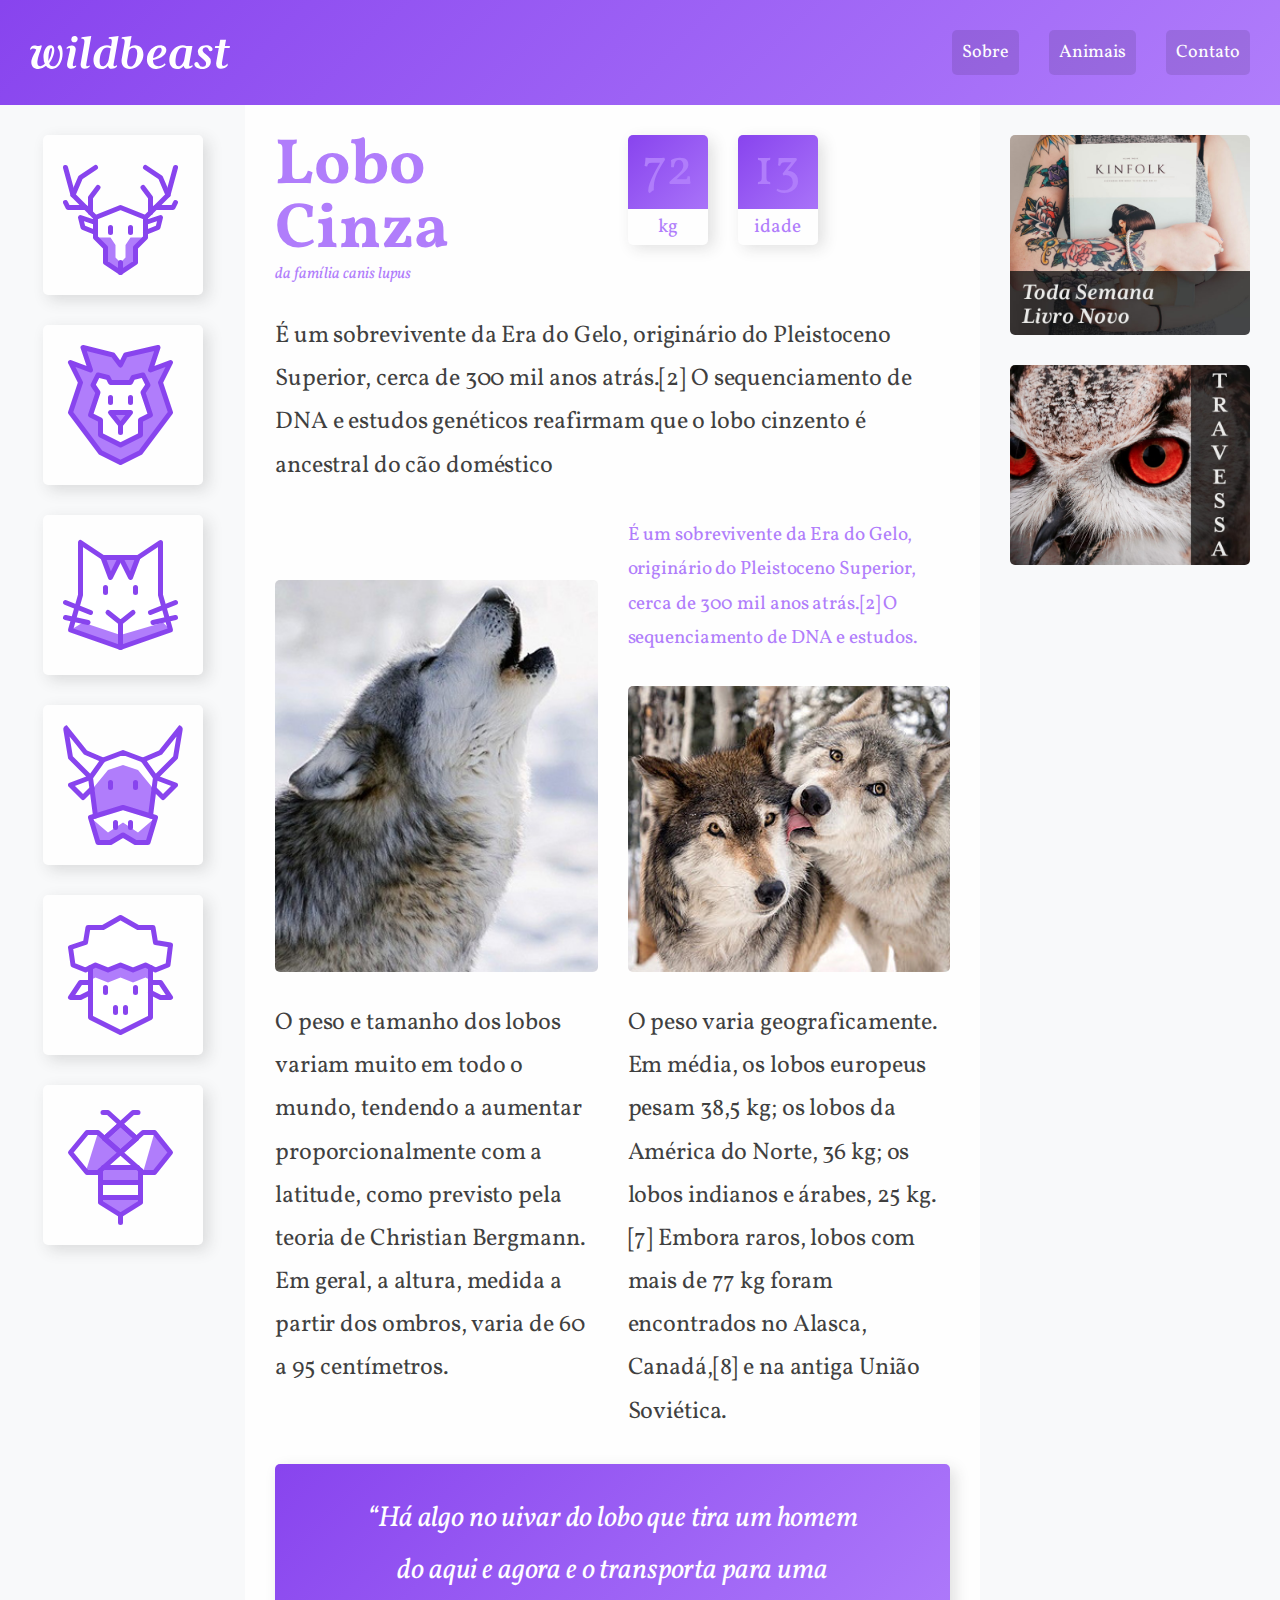
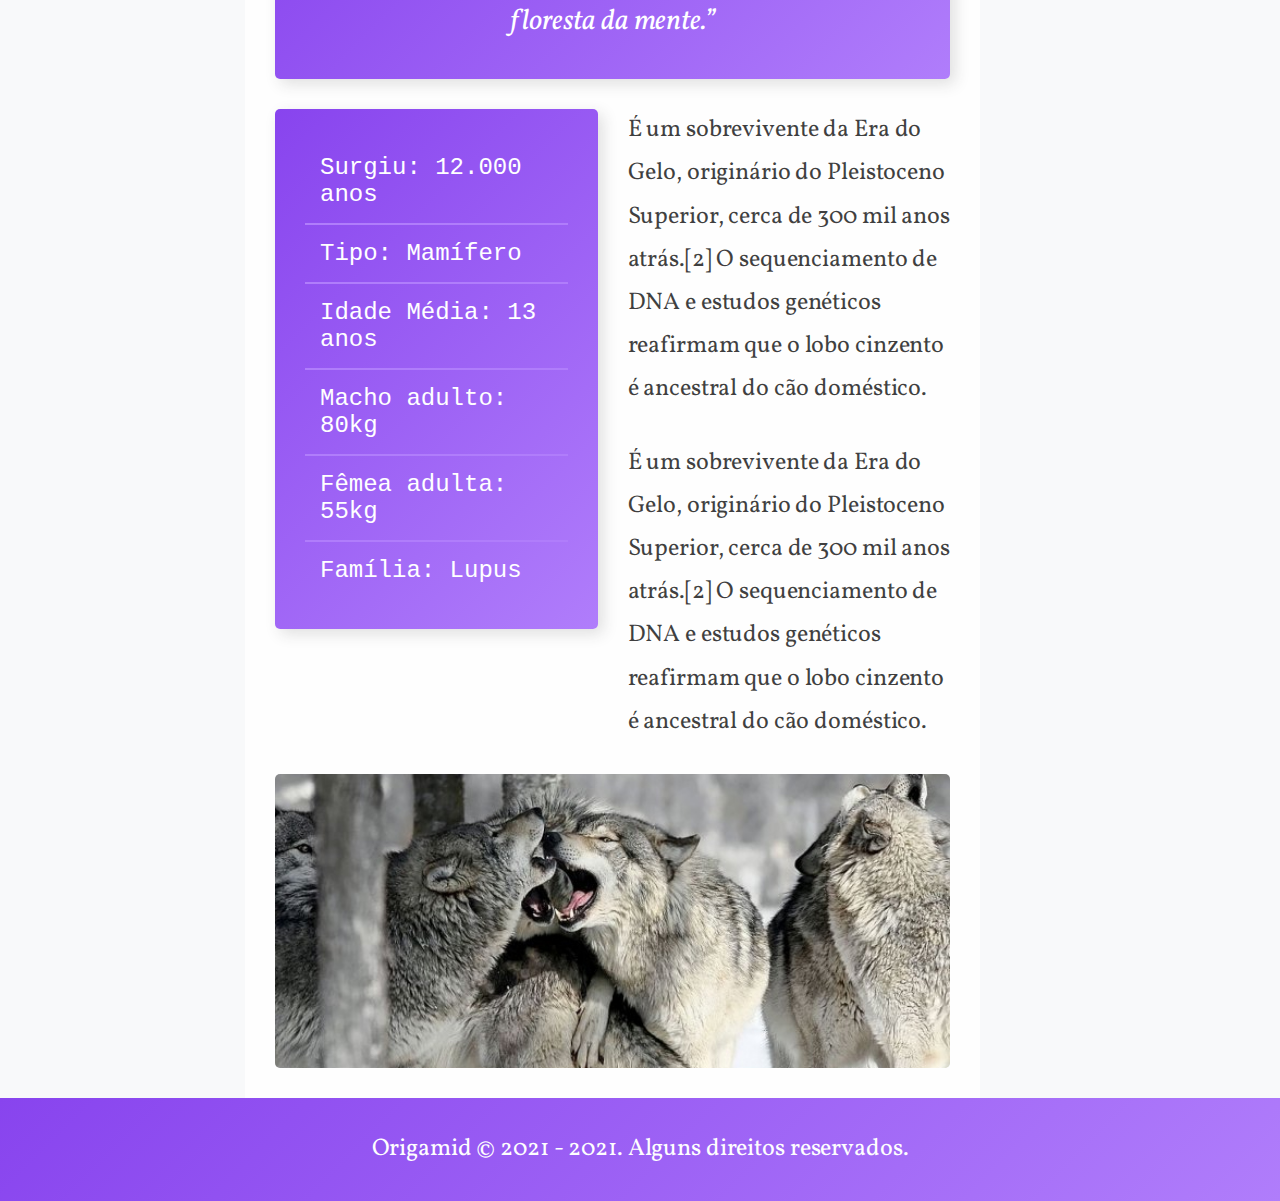
<file: Cursos Origamid/Grid-Layout/index.html>
<!DOCTYPE html>
<html lang="pt-br">
<head>
    <meta charset="UTF-8">
    <meta http-equiv="X-UA-Compatible" content="IE=edge">
    <meta name="viewport" content="width=device-width, initial-scale=1.0">
    <link rel="preconnect" href="https://fonts.googleapis.com">
    <link rel="preconnect" href="https://fonts.gstatic.com" crossorigin>
    <link href="https://fonts.googleapis.com/css2?family=Vollkorn:ital,wght@0,400;0,700;1,400&display=swap" rel="stylesheet"> 
    <link rel="stylesheet" href="./css/style.css">
    <title>Wildbeast</title>
</head>
<body>
    <div class="estrutura">
        <header class="header">
            <a href="#" class="logo">
                <img src="./img/wildbeast.svg" alt="Wildbeast">
            </a>
            <nav>
                <ul>
                    <li>
                        <a href="#">Sobre</a>
                    </li>
                    <li>
                        <a href="#">Animais</a>
                    </li>
                    <li>
                        <a href="#">Contato</a>
                    </li>

                </ul>
            </nav>
        </header>

        <nav class="sidenav">
            <ul>
                <li>
                    <a href="#">
                        <img src="./img/icones/cervo.svg" alt="Cervo">
                    </a>
                </li>
                <li>
                    <a href="#">
                        <img src="./img/icones/leao.svg" alt="Leão">
                    </a>
                </li>
                <li>
                    <a href="#">
                        <img src="./img/icones/gato.svg" alt="Gato">
                    </a>
                </li>
                <li>
                    <a href="#">
                        <img src="./img/icones/vaca.svg" alt="Vaca">
                    </a>
                </li>
                <li>
                    <a href="#">
                        <img src="./img/icones/ovelha.svg" alt="Ovelha">
                    </a>
                </li>
                <li>
                    <a href="#">
                        <img src="./img/icones/abelha.svg" alt="Abelha">
                    </a>
                </li>
            </ul>
        </nav>

        <main class="content">
            <div class="titulo">
                <h1>
                    Lobo Cinza
                </h1>
                <span>
                    da família canis lupus
                </span>
            </div>

            <div class="caracteristicas">
                <div>
                    <span class="numero">72</span>
                    <span class="rotulo">kg</span>
                </div>
                <div>
                    <span class="numero">13</span>
                    <span class="rotulo">idade</span>
                </div>
            </div>

            <p class="col-full">É um sobrevivente da Era do Gelo, originário do Pleistoceno Superior, cerca de 300 mil anos atrás.[2] O sequenciamento de DNA e estudos genéticos reafirmam que o lobo cinzento é ancestral do cão doméstico</p>

            <img class="imagem-1" src="./img/wolf1.jpg" alt="Lobo 1">

            <p class="destaque">É um sobrevivente da Era do Gelo, originário do Pleistoceno Superior, cerca de 300 mil anos atrás.[2] O sequenciamento de DNA e estudos.</p>

            <img class="imagem-2" src="./img/wolf2.jpg" alt="Lobo 2">

            <p>O peso e tamanho dos lobos variam muito em todo o mundo, tendendo a aumentar proporcionalmente com a latitude, como previsto pela teoria de Christian Bergmann. Em geral, a altura, medida a partir dos ombros, varia de 60 a 95 centímetros.</p>

            <p>O peso varia geograficamente. Em média, os lobos europeus pesam 38,5 kg; os lobos da América do Norte, 36 kg; os lobos indianos e árabes, 25 kg.[7] Embora raros, lobos com mais de 77 kg foram encontrados no Alasca, Canadá,[8] e na antiga União Soviética.</p>

            <blockquote class="citacao col-full">
                <p>“Há algo no uivar do lobo que tira um homem do aqui e agora e o transporta para uma floresta da mente.”</p>
            </blockquote>

            <ul class="atributos">
                <li>
                    Surgiu: 12.000 anos
                </li>
                <li>
                    Tipo: Mamífero
                </li>
                <li>
                    Idade Média: 13 anos
                </li>
                <li>
                    Macho adulto: 80kg
                </li>
                <li>
                    Fêmea adulta: 55kg
                </li>
                <li>
                    Família: Lupus
                </li>   
            </ul>

            <div class="informacoes">
                <p>É um sobrevivente da Era do Gelo, originário do Pleistoceno Superior, cerca de 300 mil anos atrás.[2] O sequenciamento de DNA e estudos genéticos reafirmam que o lobo cinzento é ancestral do cão doméstico.</p>
                <p>É um sobrevivente da Era do Gelo, originário do Pleistoceno Superior, cerca de 300 mil anos atrás.[2] O sequenciamento de DNA e estudos genéticos reafirmam que o lobo cinzento é ancestral do cão doméstico.</p>
            </div>

            <img src="./img/wolf3.jpg" alt="Lobo 3" class="col-full">
        </main>

        <aside class="anuncios">
            <div class="anuncio-item">
                <img src="./img/anuncio-1.jpg" alt="Anúncio 1">
            </div>
            <div class="anuncio-item">
                <img src="./img/anuncio-2.jpg" alt="Anúncio 2">
            </div>
        </aside>
        
        <footer class="rodape">
            <p>Origamid © 2021 - 2021. Alguns direitos reservados.</p>
        </footer>
    </div>
</body>
</html>
</file>
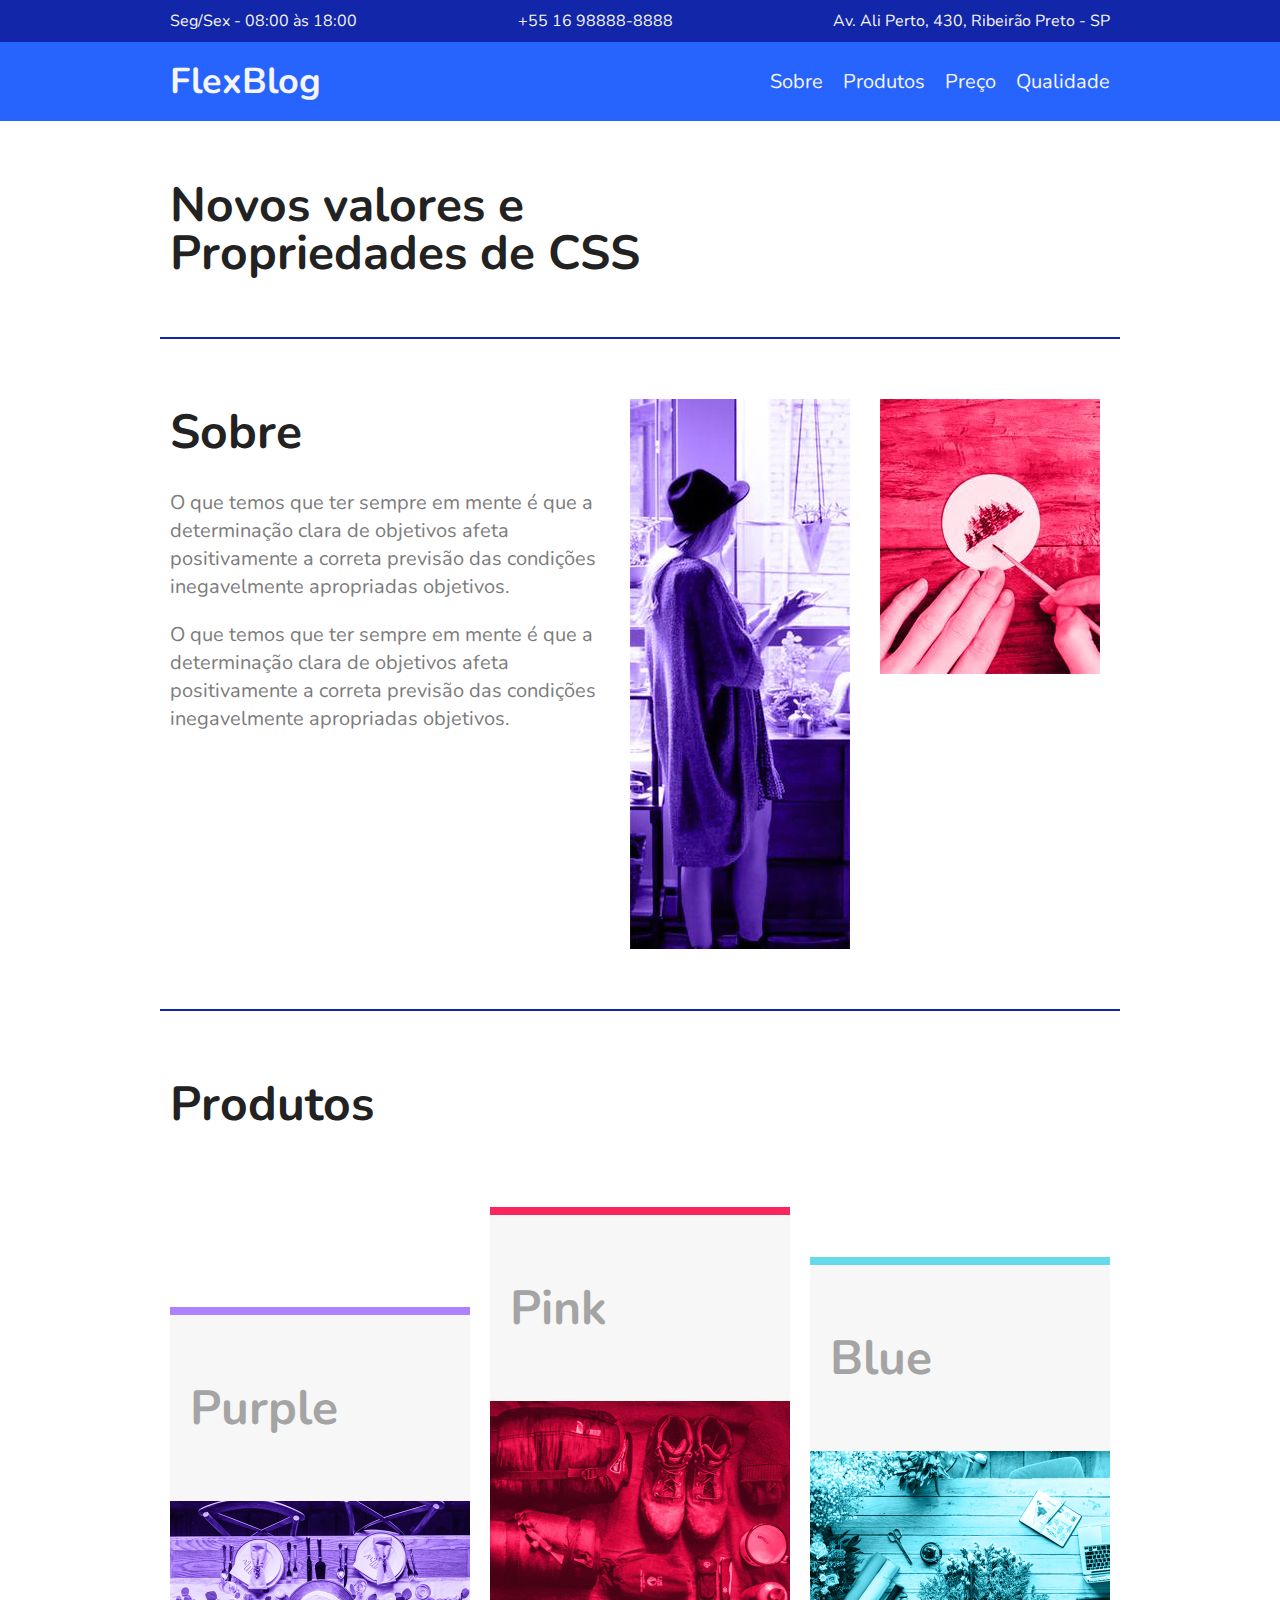
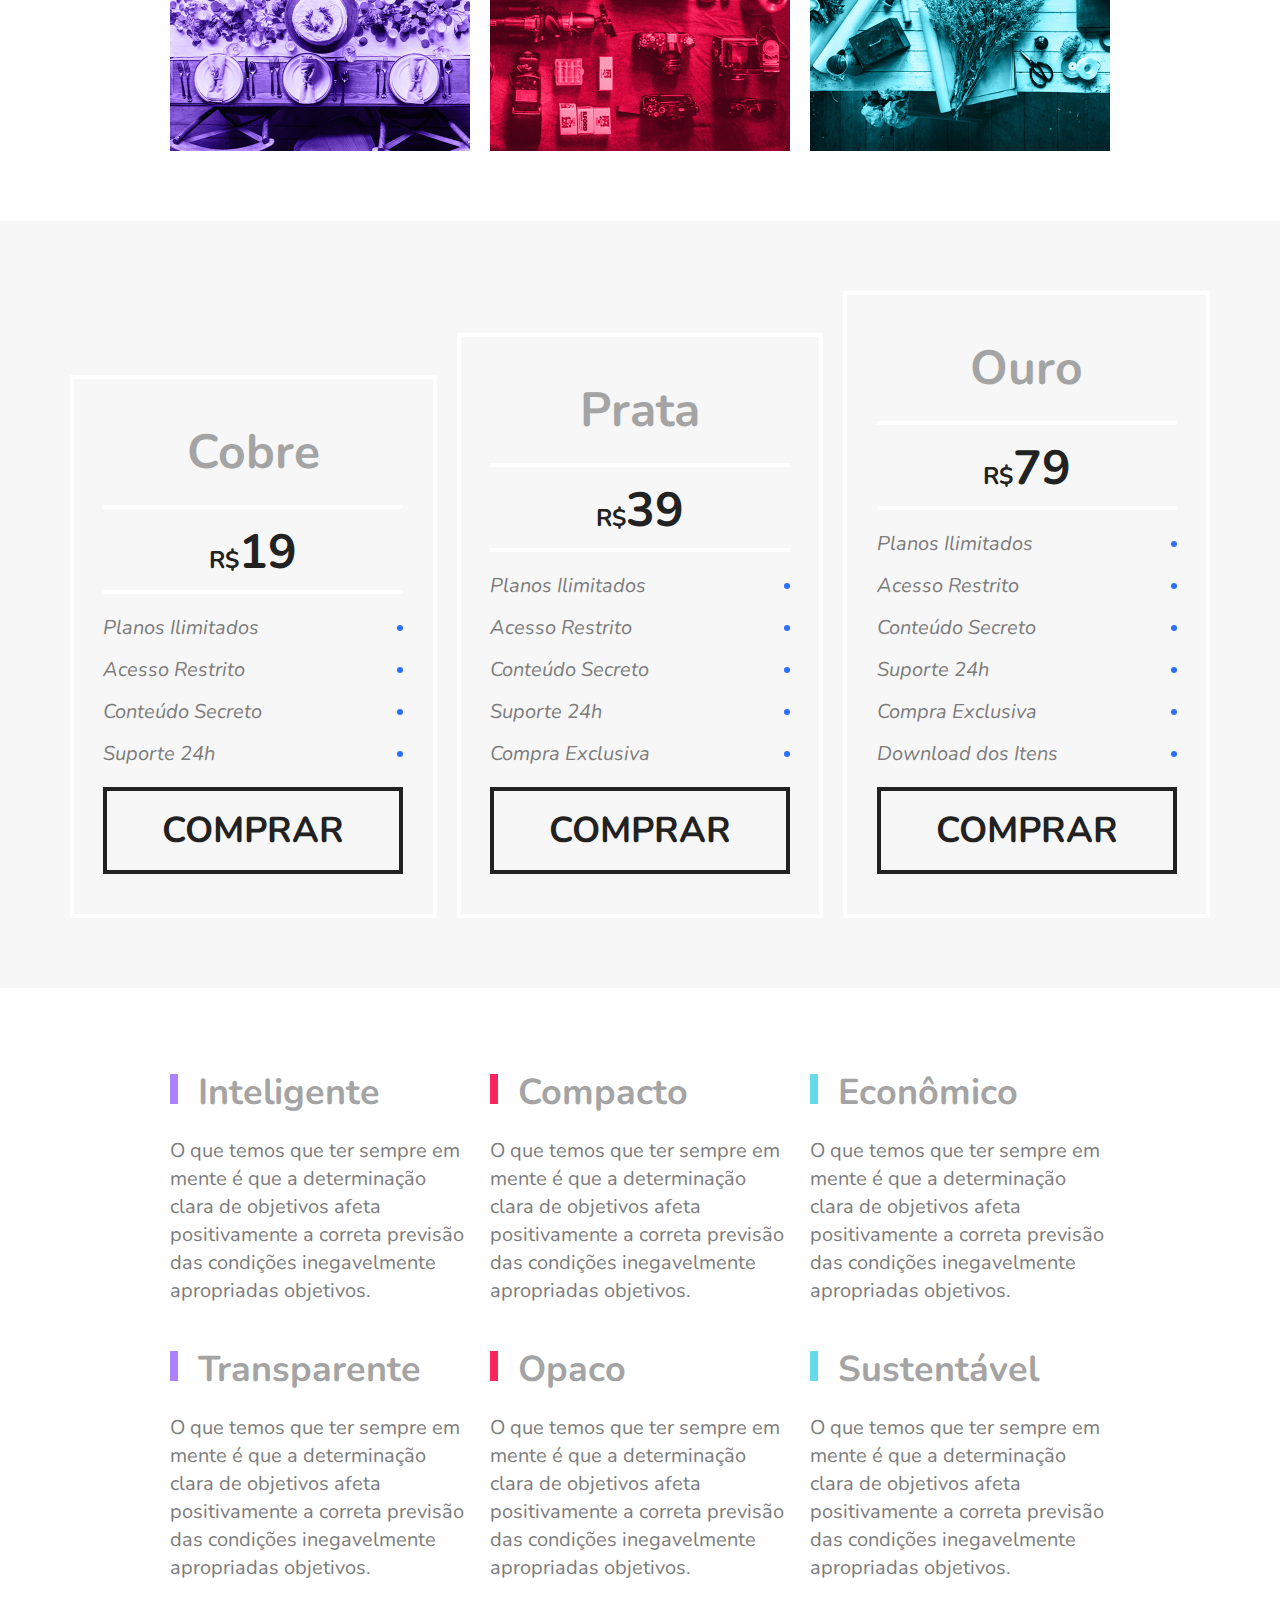
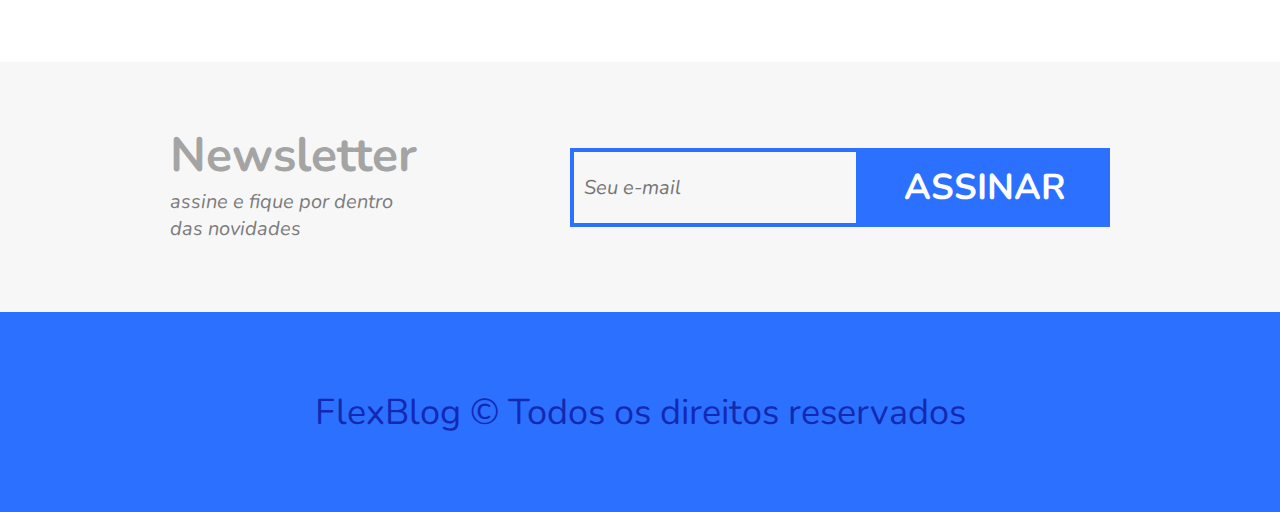
<file: Cursos Origamid/FlexBox/FlexBlog/index.html>
<!DOCTYPE html>
<html lang="pt-br">
    <head>
        <meta charset="UTF-8">
        <meta http-equiv="X-UA-Compatible" content="IE=edge">
        <meta name="viewport" content="width=device-width, initial-scale=1.0, shrink-to-fit=no">
        <link rel="preconnect" href="https://fonts.googleapis.com">
        <link rel="preconnect" href="https://fonts.gstatic.com" crossorigin>
        <link href="https://fonts.googleapis.com/css2?family=Nunito:ital,wght@0,400;0,700;1,400&display=swap" rel="stylesheet"> 
        <link rel="stylesheet" href="./css/main.css">
        <title>FlexBlog</title>
    </head>

    <body>
        <header>
            <div class="pre-menu-bg">
                <div id="pre-menu" class="white">
                    <p>Seg/Sex - 08:00 às 18:00</p>
                    <p>+55 16 98888-8888</p>
                    <p>Av. Ali Perto, 430, Ribeirão Preto - SP</p>
                </div>
            </div>

            <div class="menu-bg">
                <div id="menu">
                    <a href="#" class="menu-logo">FlexBlog</a>
                    <nav>
                        <ul>
                            <li>
                                <a href="#sobre">Sobre</a>
                            </li>
                            <li>
                                <a href="#produtos">Produtos</a>
                            </li>
                            <li>
                                <a href="#preco">Preço</a>
                            </li>
                            <li>
                                <a href="#qualidade">Qualidade</a>
                            </li>
                        </ul>
                    </nav>
                </div>
            </div>
        </header>

        <main>
            <h1 id="info">
                Novos valores e<br>Propriedades de CSS
            </h1>

            <section id="sobre">
                <div class="sobre-info">
                    <h1>
                        Sobre
                    </h1>

                    <p>
                        O que temos que ter sempre em mente é que a determinação clara de objetivos afeta positivamente a correta previsão das condições inegavelmente apropriadas objetivos.
                    </p>
                    <p>
                        O que temos que ter sempre em mente é que a determinação clara de objetivos afeta positivamente a correta previsão das condições inegavelmente apropriadas objetivos.
                    </p>
                </div>

                <div class="sobre-img">
                    <img src="./img/sobre1.jpg" alt="Sobre 1">
                </div>
                <div class="sobre-img">
                    <img src="./img/sobre2.jpg" alt="Sobre 2">
                </div>
                
            </section>

            <section id="produtos">
                <h1>
                    Produtos
                </h1>

                <div class="produtos-container">
                    <div class="produtos-item purple">
                        <h2>
                            Purple
                        </h2>
                        <img src="./img/produtos1.jpg" alt="Produto 1">
                    </div>

                    <div class="produtos-item pink">
                        <h2>
                            Pink
                        </h2>
                        <img src="./img/produtos2.jpg" alt="Produto 2">
                    </div>

                    <div class="produtos-item blue">
                        <h2>
                            Blue
                        </h2>
                        <img src="./img/produtos3.jpg" alt="Produto 3">
                    </div>
                </div>
            </section>

            <section id="preco">
                <div class="preco-item">
                    <h2>
                        Cobre
                    </h2>
                    <span>
                        <sup>R$</sup>19
                    </span>
                    <ul>
                        <li>
                            Planos Ilimitados
                        </li>
                        <li>
                            Acesso Restrito
                        </li>
                        <li>
                            Conteúdo Secreto
                        </li>
                        <li>
                            Suporte 24h
                        </li>
                    </ul>
                    <a href="#">COMPRAR</a>
                </div>

                <div class="preco-item">
                    <h2>
                        Prata
                    </h2>
                    <span>
                        <sup>R$</sup>39
                    </span>

                    <ul>
                        <li>
                            Planos Ilimitados
                        </li>
                        <li>
                            Acesso Restrito
                        </li>
                        <li>
                            Conteúdo Secreto
                        </li>
                        <li>
                            Suporte 24h
                        </li>
                        <li>
                            Compra Exclusiva
                        </li>
                    </ul>
                    <a href="#">COMPRAR</a>
                </div>

                <div class="preco-item">
                    <h2>
                        Ouro
                    </h2>
                    <span>
                        <sup>R$</sup>79
                    </span>
                    <ul>
                        <li>
                            Planos Ilimitados
                        </li>
                        <li>
                            Acesso Restrito
                        </li>
                        <li>
                            Conteúdo Secreto
                        </li>
                        <li>
                            Suporte 24h
                        </li>
                        <li>
                            Compra Exclusiva
                        </li>
                        <li>
                            Download dos Itens
                        </li>
                    </ul>
                    <a href="#">COMPRAR</a>
                </div>
            </section>

            <section id="qualidade">
                <div class="qualidade-item">
                    <h2>
                        Inteligente
                    </h2>
                    <p>
                        O que temos que ter sempre em mente é que a determinação clara de objetivos afeta positivamente a correta previsão das condições inegavelmente apropriadas objetivos.
                    </p>
                </div>
                <div class="qualidade-item">
                    <h2>
                        Compacto
                    </h2>
                    <p>
                        O que temos que ter sempre em mente é que a determinação clara de objetivos afeta positivamente a correta previsão das condições inegavelmente apropriadas objetivos.
                    </p>
                </div>
                <div class="qualidade-item">
                    <h2>
                        Econômico
                    </h2>
                    <p>
                        O que temos que ter sempre em mente é que a determinação clara de objetivos afeta positivamente a correta previsão das condições inegavelmente apropriadas objetivos.
                    </p>
                </div>
                <div class="qualidade-item">
                    <h2>
                        Transparente
                    </h2>
                    <p>
                        O que temos que ter sempre em mente é que a determinação clara de objetivos afeta positivamente a correta previsão das condições inegavelmente apropriadas objetivos.
                    </p>
                </div>
                <div class="qualidade-item">
                    <h2>
                        Opaco
                    </h2>
                    <p>
                        O que temos que ter sempre em mente é que a determinação clara de objetivos afeta positivamente a correta previsão das condições inegavelmente apropriadas objetivos.
                    </p>
                </div>
                <div class="qualidade-item">
                    <h2>
                        Sustentável
                    </h2>
                    <p>
                        O que temos que ter sempre em mente é que a determinação clara de objetivos afeta positivamente a correta previsão das condições inegavelmente apropriadas objetivos.
                    </p>
                </div>
            </section>

            <section id="newsletter">
                <div class="newsletter-info">
                    <h1>
                        Newsletter
                    </h1>
                    <p>
                        assine e fique por dentro das novidades
                    </p>
                </div>

                <form class="newsletter-form">
                    <input type="text" placeholder="Seu e-mail">
                    <button type="submit">ASSINAR</button>
                </form>
            </section>
        </main>

        <footer>
            <p>
                FlexBlog &copy; Todos os direitos reservados
            </p>
        </footer>
    </body>
</html>
</file>
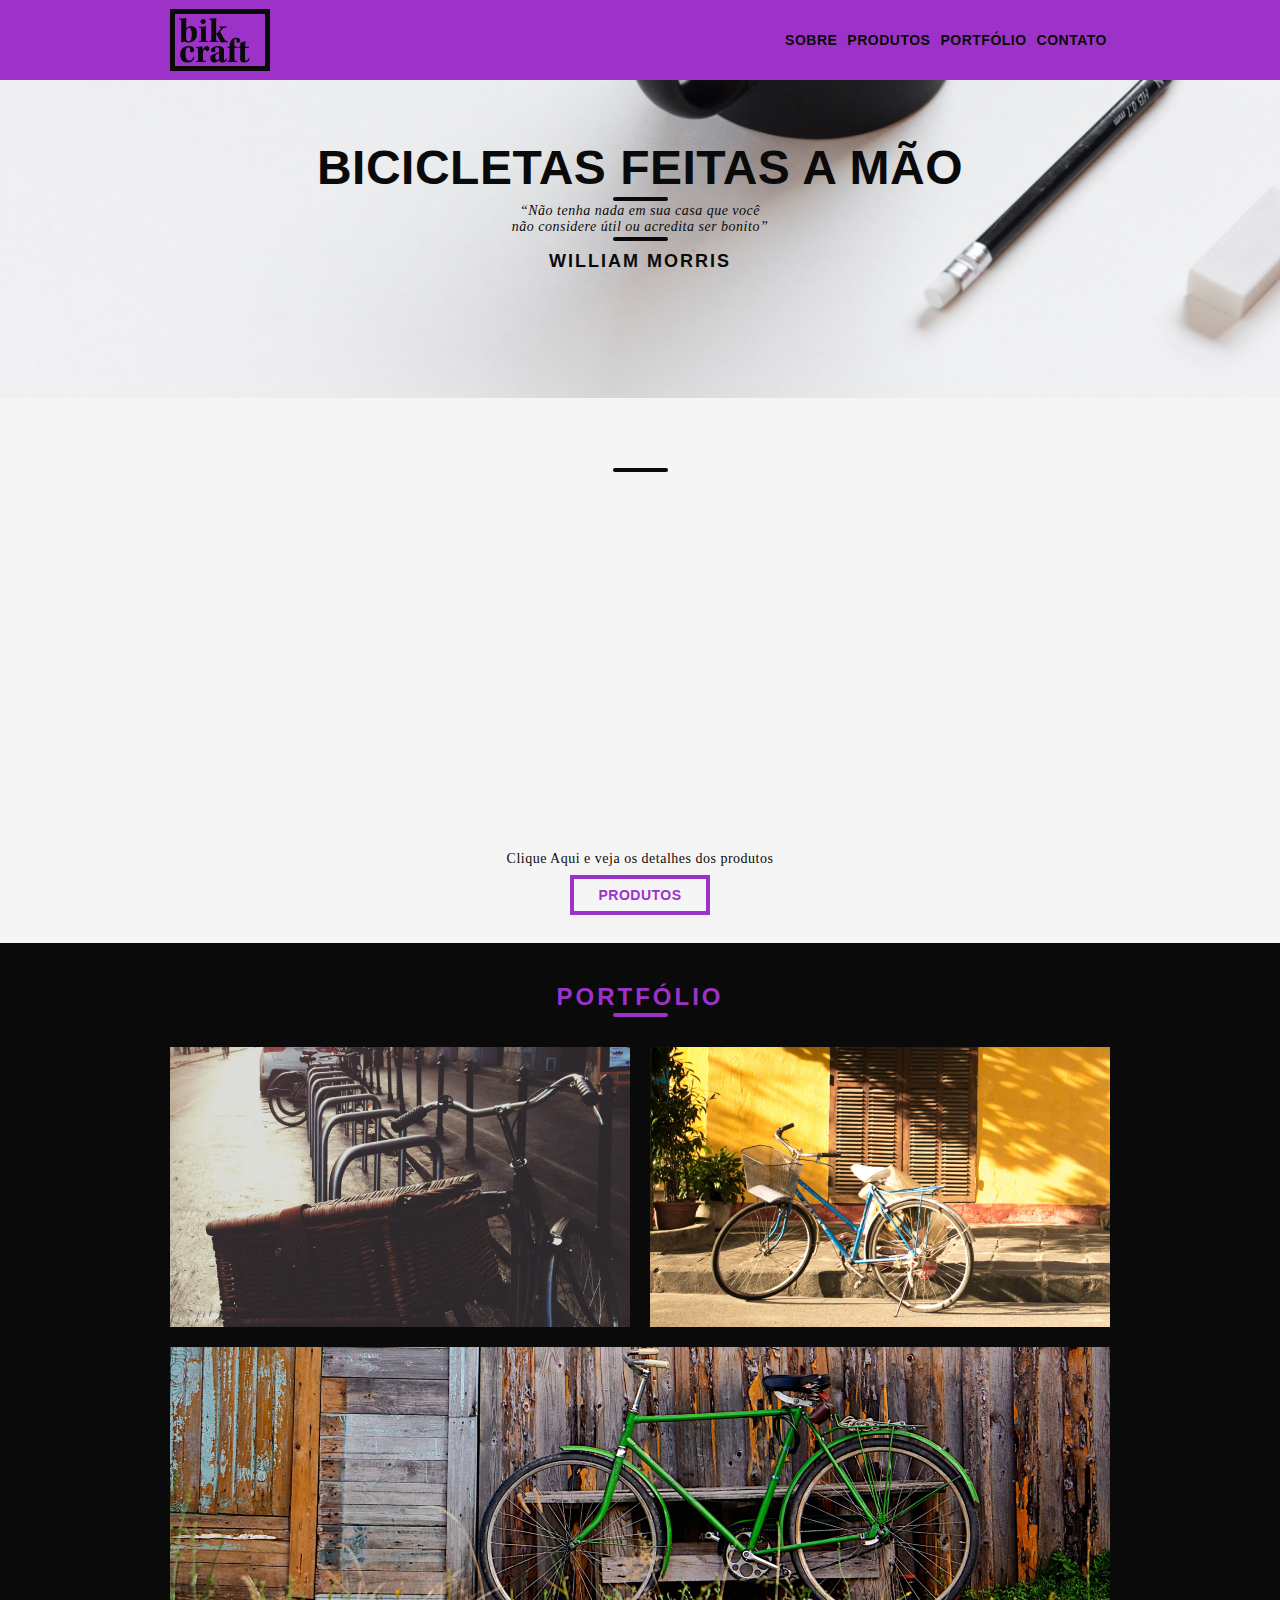
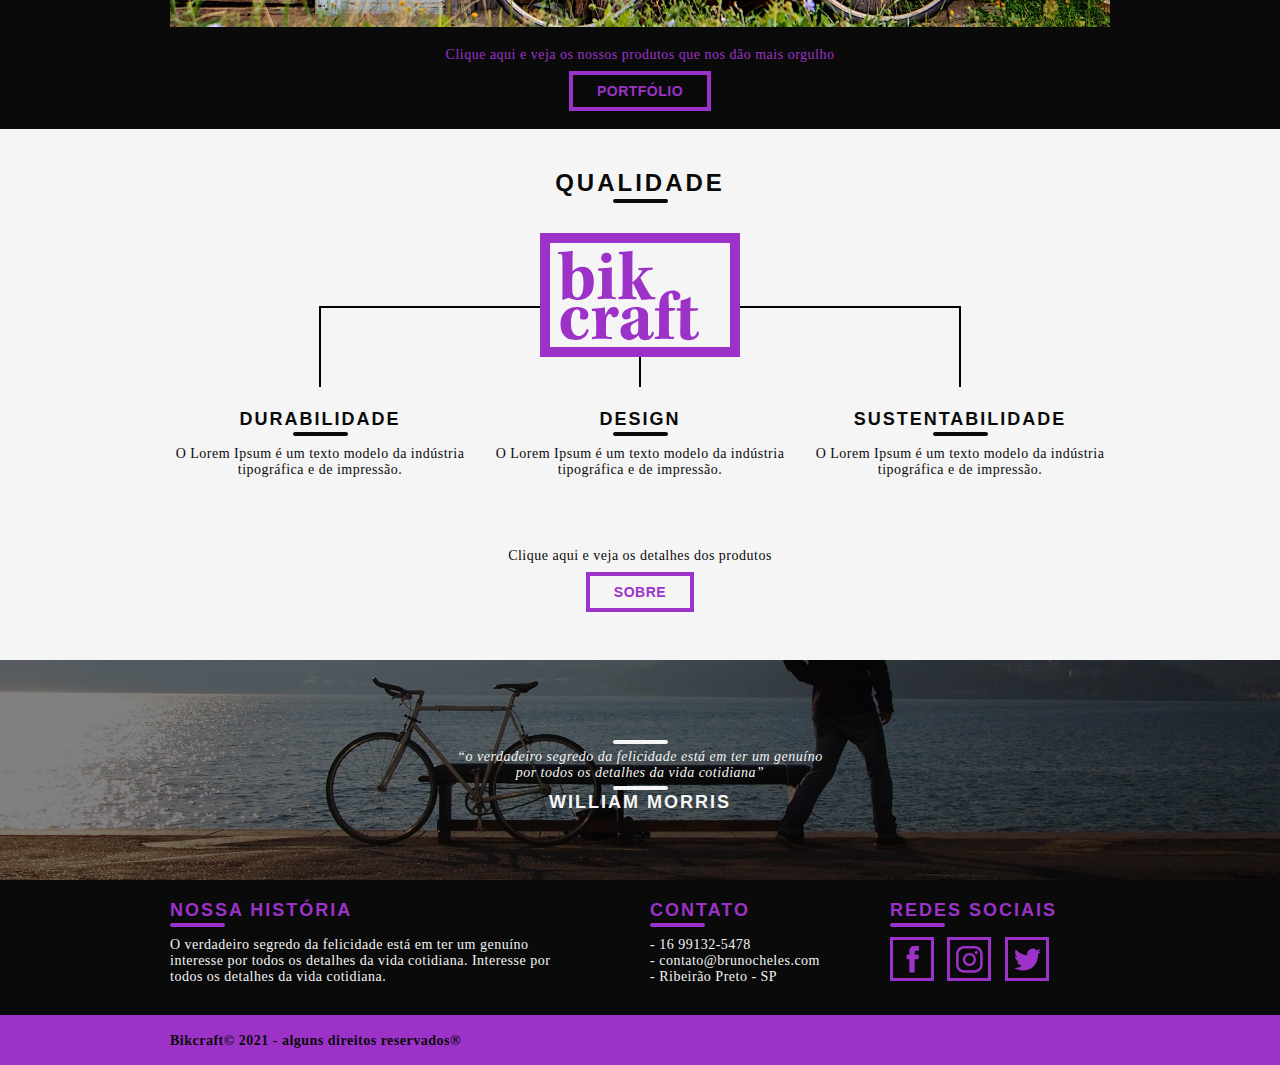
<file: Cursos Origamid/Web-Design/Bikcraft/Site/index.html>
<!DOCTYPE html>
<html lang="pt-br">
    <head>
        <meta charset="UTF-8">
        <meta http-equiv="X-UA-Compatible" content="IE=edge">
        <meta name="viewport" content="width=device-width, initial-scale=1.0">
        <link rel="shortcut icon" href="../Site/images/icones/Favicon.svg">
        <link rel="stylesheet" href="../Site/css/main.css">
        <link rel="stylesheet" href="../Site/css/grid.css">
        <link rel="stylesheet" href="../Site/css/reset.css">
        <link rel="stylesheet" href="../Site/css/home.css">
        <script>document.documentElement.classList.add("js");</script>
        <title>Home</title>
    </head>

    <body id="corpo">
        <header id="menu-header">
            <div class="container">
                <div class="grid-6" id="div-marca">
                    <div id="marca">
                        <a href="../Site/index.html" id="marca-button"></a>
                    </div>
                </div>
                
                <nav>
                    <ul class="grid-10">
                        <li id="last">
                            <a href="./contato.html" class="black" id="header-options">
                                <b>CONTATO</b>
                            </a>
                        </li>
                        <li>
                            <a href="./portfolio.html" class="black" id="header-options">
                                <b>PORTFÓLIO</b>
                            </a>
                        </li>
                        <li>
                            <a href="./produtos.html" class="black" id="header-options">
                                <b>PRODUTOS</b>
                            </a>
                        </li>
                        <li id="first">
                            <a href="./sobre.html" class="black" id="header-options">
                                <b>SOBRE</b>
                            </a>
                        </li>
                    </ul>
                </nav>
            </div>
        </header>

        <main>
            <div alt="Introdução" class="intro">
                <div data-anime="200" class="fadeInDown container">
                    <h1>BICICLETAS FEITAS A MÃO</h1>
                    <hr>

                    <p data-anime="400" class="fadeInDown">
                        <i>“Não tenha nada em sua casa que você<br/>não considere útil ou acredita ser bonito”</i>
                    </p>

                    <hr>
                    <h4 data-anime="600" class="fadeInDown">
                        <b>WILLIAM MORRIS</b>
                    </h4>

                    <a href="./produtos.html" data-anime="800" class="fadeInDown btn purple">
                        <b>ORÇAMENTO</b>
                    </a>
                </div>
            </div>
            
            <div alt="Produtos" class="produtos">
                <div class="container">
                    <h3 data-anime="1000" class="fadeInDown">
                        <b>PRODUTOS</b>
                    </h3>
                    <hr class="hr-normal">

                    <div data-anime="1100"  class="fadeInDown grid-1-3 prod-type">
                        <div class="icon">
                            <img src="../Design/icones/passeio.svg" alt="Passeio">
                        </div>
                        
                        <h4>
                            <b>PASSEIO</b>
                        </h4>
                        <hr>

                            <p>O Lorem Ipsum é um texto modelo da indústria tipográfica e de impressão.</p>
                    </div>

                    <div data-anime="1200"  class="fadeInDown grid-1-3 prod-type">
                        <div class="icon">
                            <img src="../Design/icones/esporte.svg" alt="Esporte">
                        </div>

                        <h4>
                            <b>ESPORTE</b>
                        </h4>

                        <hr>
                            <p>O Lorem Ipsum é um texto modelo da indústria tipográfica e de impressão.</p>
                    </div>

                    <div data-anime="1300"  class="fadeInDown grid-1-3 prod-type">
                        <div class="icon">
                            <img src="../Design/icones/retro.svg" alt="Retrô">
                        </div>
                        <h4>
                            <b>RETRÔ</b>
                        </h4>

                        <hr>
                            <p>O Lorem Ipsum é um texto modelo da indústria tipográfica e de impressão.</p>
                    </div>


                    <p id="pre-btn">Clique Aqui e veja os detalhes dos produtos</p>
                    <a href="./produtos.html" class="btn purple">
                        <b>PRODUTOS</b>
                    </a>
                </div>
            </div>

            <div alt="Portfólio" class="portfolio">
                <h3 class="purple">
                    <b>PORTFÓLIO</b>
                </h3>
                <hr class="hr-purple">

                <div class="container">
                    <img src="../Site/images/foto 1 - home.jpg" class="grid-8" alt="Foto 1">
                    <img src="../Site/images/foto 2 - home.jpg" class="grid-8" alt="Foto 2">
                    <img src="../Site/images/foto 3 - home.jpg" class="grid-16 last-foto" alt="Foto 3">
                </div>
                
                <p class="purple">Clique aqui e veja os nossos produtos que nos dão mais orgulho</p>
                <a href="./portfolio.html" class="btn purple">
                    <b>PORTFÓLIO</b>
                </a>
            </div>

            <div class="qualidade">
                <h3>
                    <b>QUALIDADE</b>
                </h3>
                <hr class="hr-normal">

                <div class="marca container">
                    <img src="../Design/bikcraft-qualidade.svg" alt="Marca">
                </div>

                <div class="itens-qualidade container">
                    <div class="grid-1-3">
                        <h4>
                            <b>DURABILIDADE</b>
                        </h4>
                        <hr>
                            <p>O Lorem Ipsum é um texto modelo da indústria tipográfica e de impressão.</p>
                    </div>

                    <div class="grid-1-3 mid">
                        <h4>
                            <b>DESIGN</b>
                        </h4>
                        <hr>
                            <p>O Lorem Ipsum é um texto modelo da indústria tipográfica e de impressão.</p>
                    </div>

                    <div class="grid-1-3">
                        <h4>
                            <b>SUSTENTABILIDADE</b>
                        </h4>
                        <hr>
                            <p>O Lorem Ipsum é um texto modelo da indústria tipográfica e de impressão.</p>
                    </div>
                </div>

                <p id="pre-btn">Clique aqui e veja os detalhes dos produtos</p>
                <a href="./sobre.html" class="btn purple">
                    <b>SOBRE</b>
                </a>
            </div>
        </main>

        <footer>
            <div class="pre-contato">
                <div class="text-centro container">
                    <hr class="hr-cima">

                    <p class="white">
                        <i>“o verdadeiro segredo da felicidade  está em ter um genuíno<br/>por todos os detalhes da vida cotidiana”</i>
                    </p>

                    <hr>
                    <h4 class="white">
                        <b>WILLIAM MORRIS</b>
                    </h4>
                </div>
            </div>

            <div class="rodape">
                <div class="rodape-cont container">
                    <div class="grid-8">
                        <h4 class="purple">
                            <b>NOSSA HISTÓRIA</b>
                        </h4>
                        <hr class="hr-purple">
                            <p class="white">O verdadeiro segredo da felicidade  está em ter um genuíno<br/>interesse por todos os detalhes da vida cotidiana. Interesse por<br/>todos os detalhes da vida cotidiana.</p>
                    </div>

                    <div class="grid-4">
                        <h4 class="purple">
                            <b>CONTATO</b>
                        </h4>

                        <hr class="hr-purple">
                        <p class="white">- 16 99132-5478<br>- contato@brunocheles.com<br>- Ribeirão Preto - SP</p>
                    </div>
                    
                    <div class="grid-4" id="ultimo">
                        <h4 class="purple">
                            <b>REDES SOCIAIS</b>
                        </h4>
                        <hr class="hr-purple">

                        <div id="ultimo">
                            <a href="facebook.com">
                                <div id="face"></div>
                            </a>
                            
                            <a href="instagram.com">
                                <div id="insta"></div>
                            </a>
                            
                            <a href="twitter.com">
                                <div id="TT"></div>
                            </a>

                        </div>
                    </div>
                </div>
            </div>

            <div class="fim">
                <div class="container">
                    <p>
                        <b>Bikcraft&copy; 2021 - alguns direitos reservados&reg;</b>
                    </p>
                </div>
            </div>
        </footer>
        <script type="text/javascript" src="./js/simple-anime.js"></script>
        <script type="text/javascript" src="./js/script.js"></script>
    </body>
</html>
</file>
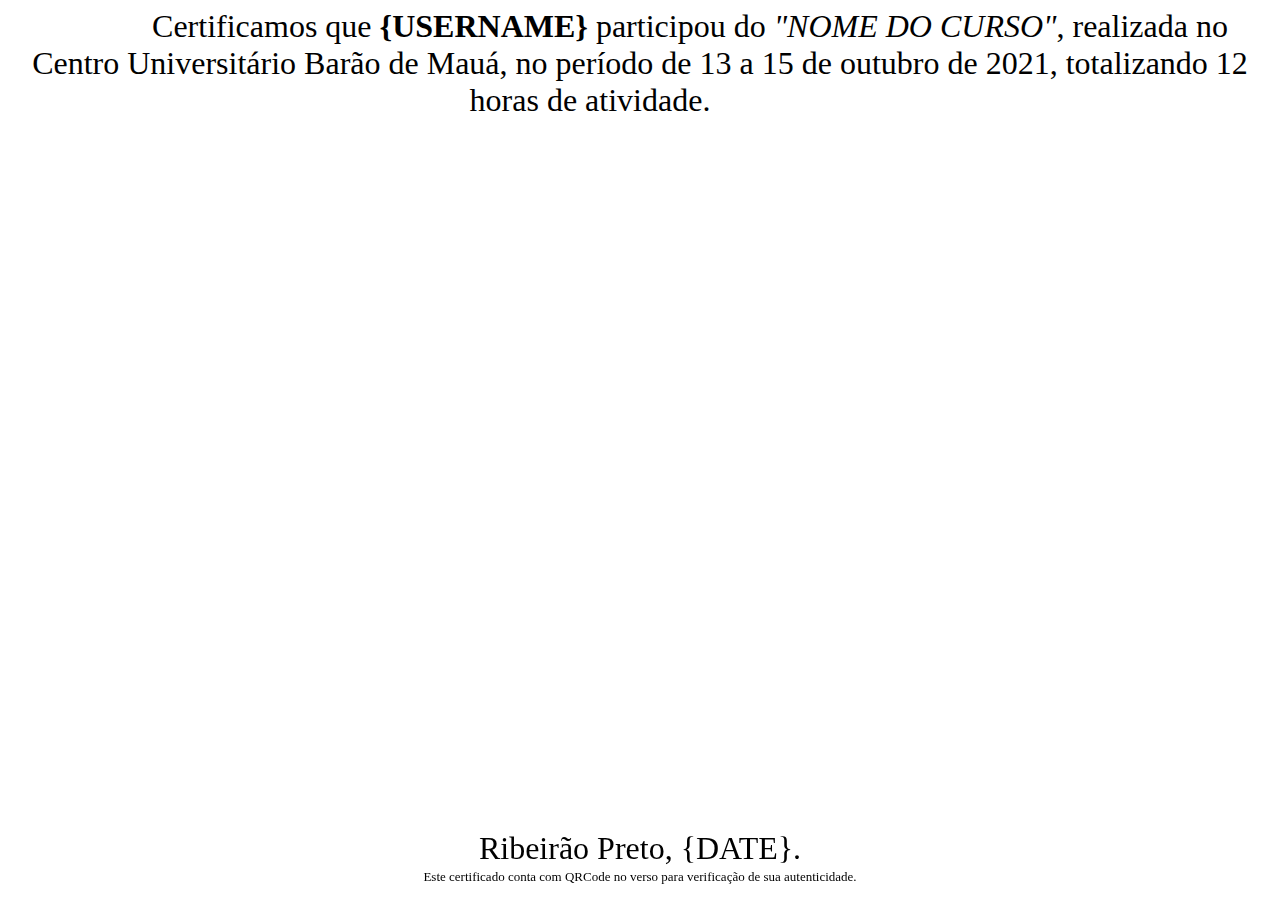
<file: Cursos Origamid/teste.html>
<!DOCTYPE html>
<html lang="pt-br">
<head>
    <meta charset="UTF-8">
    <meta http-equiv="X-UA-Compatible" content="IE=edge">
    <meta name="viewport" content="width=device-width, initial-scale=1.0">
    <title>Document</title>
</head>
<body>
    <div style="position: relative; text-align: center;">
        <span style="font-size:xx-large; color: rgb(0, 0, 0); margin: 0; padding: 0 100px;">Certificamos que <b>{USERNAME}</b> participou do <i>"NOME DO CURSO"</i>, realizada no Centro Universitário Barão de Mauá, no período de 13 a 15 de outubro de 2021, totalizando 12 horas de atividade.</span>

        <p style=" position: fixed; bottom: 0; margin: 0; padding: 0 0 15px 0; left: 50%; transform: translateX(-50%);">
            <span style="color: rgb(0, 0, 0); font-size: xx-large;">Ribeirão Preto, {DATE}.</span><br/>
            <span style="font-size: small;">Este certificado conta com QRCode no verso para verificação de sua autenticidade.</span>
        </p>
    </div>
</body>
</html>
</file>
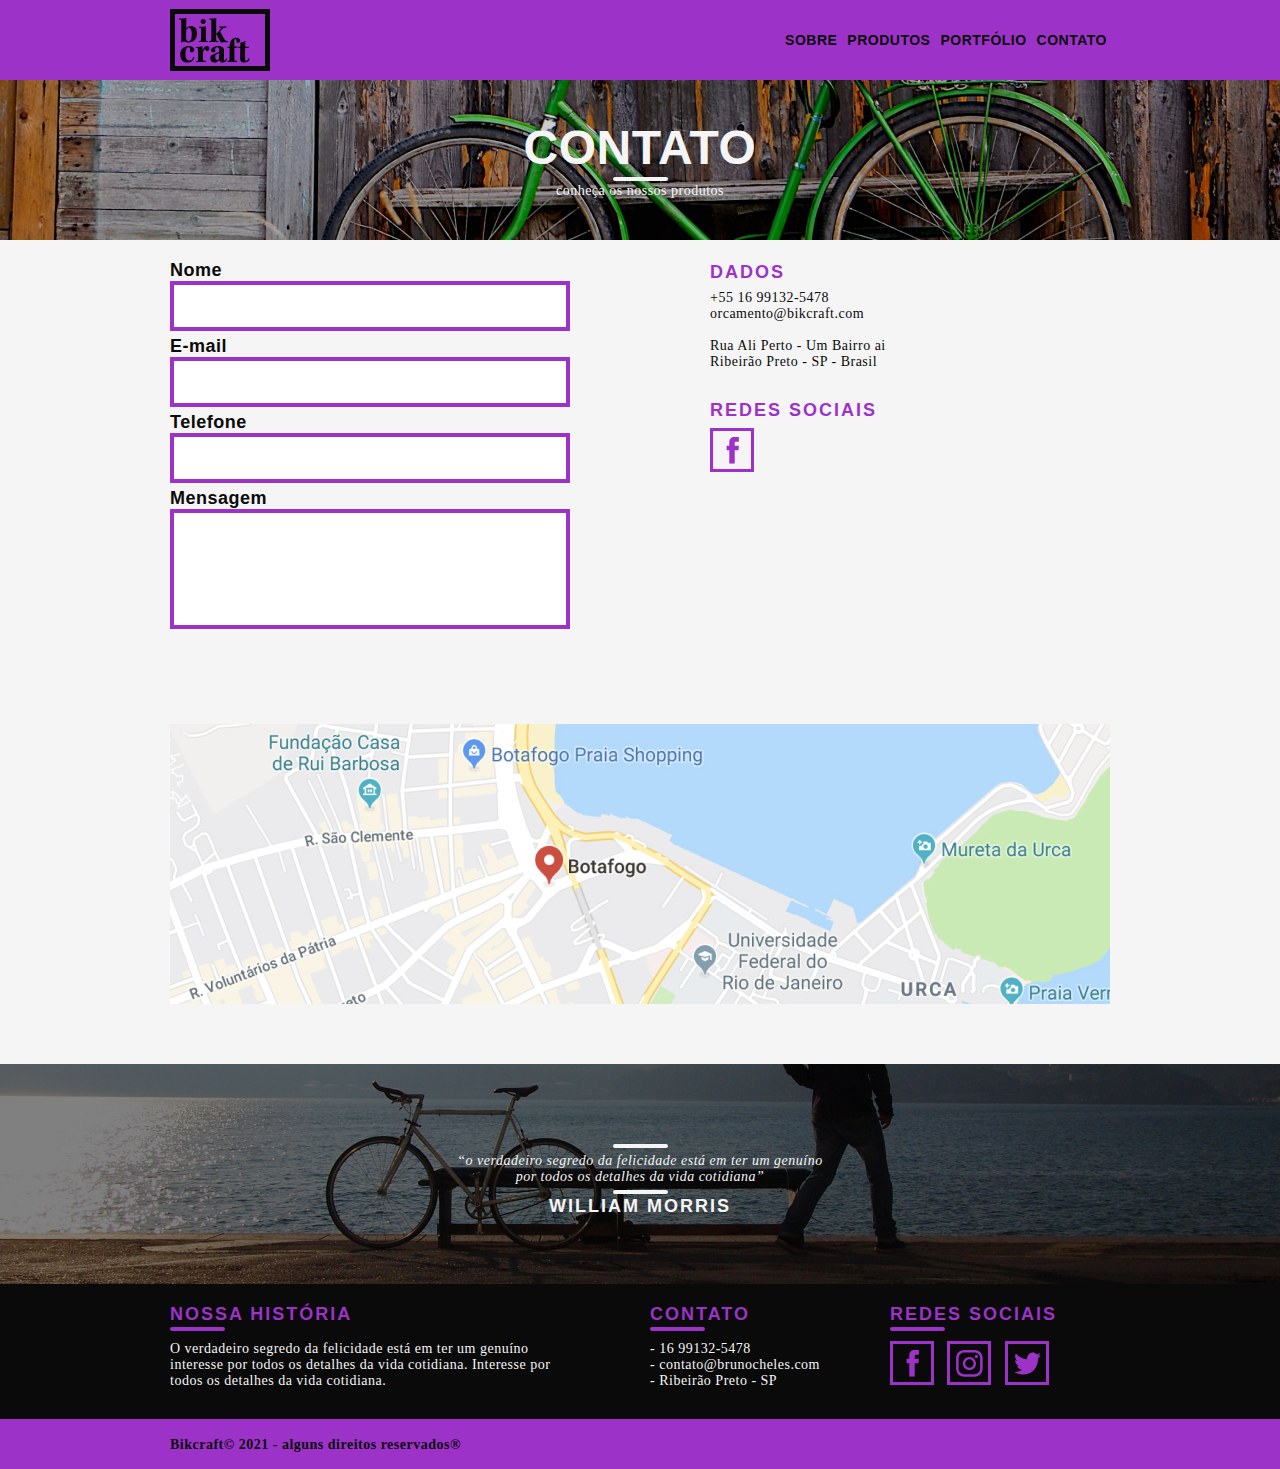
<file: Cursos Origamid/Web-Design/Bikcraft/Site/contato.html>
<!DOCTYPE html>
<html lang="pt-br">
    <head>
        <meta charset="UTF-8">
        <meta http-equiv="X-UA-Compatible" content="IE=edge">
        <meta name="viewport" content="width=device-width, initial-scale=1.0">
        <link rel="shortcut icon" href="../Site/images/icones/Favicon.svg">
        <link rel="stylesheet" href="../Site/css/main.css">
        <link rel="stylesheet" href="../Site/css/grid.css">
        <link rel="stylesheet" href="../Site/css/reset.css">
        <link rel="stylesheet" href="../Site/css/contact.css">
        <script>document.documentElement.classList.add("js");</script>
        <title>Home</title>
    </head>

    <body id="corpo">
        <header id="menu-header">
            <div class="container">
                <div class="grid-6" id="div-marca">
                    <div id="marca">
                        <a href="../Site/index.html" id="marca-button"></a>
                    </div>
                </div>
                
                <nav>
                    <ul class="grid-10">
                        <li id="last">
                            <a href="./contato.html" class="black" id="header-options">
                                <b>CONTATO</b>
                            </a>
                        </li>
                        <li>
                            <a href="./portfolio.html" class="black" id="header-options">
                                <b>PORTFÓLIO</b>
                            </a>
                        </li>
                        <li>
                            <a href="./produtos.html" class="black" id="header-options">
                                <b>PRODUTOS</b>
                            </a>
                        </li>
                        <li id="first">
                            <a href="./sobre.html" class="black" id="header-options">
                                <b>SOBRE</b>
                            </a>
                        </li>
                    </ul>
                </nav>
            </div>
        </header>

        <main>
            <div alt="Introdução" class="intro" id="other-pages">
                <div class="container">
                    <h1 data-anime="200" class="fadeInDown white">CONTATO</h1>
                    <hr id="hr-white">

                    <p data-anime="300" class="fadeInDown white">
                        conheça os nossos produtos
                    </p>
                </div>
            </div>

            <section class="container">
                <div class="grid-9" id="formulario">
                    <form action="">
                        <div data-anime="400" class="fadeInDown grid-9">
                            <label for="nome">
                                <b>Nome</b>
                            </label>
                            <br>
                            <input type="text" class="grid-7" id="nome" />
                        </div>

                        <div data-anime="500" class="fadeInDown grid-9">
                            <label for="email">
                                <b>E-mail</b>
                            </label>
                            <br>
                            <input type="email" class="grid-7" id="email" />
                        </div>

                        <div data-anime="600" class="fadeInDown grid-9">
                            <label for="tel">
                                <b>Telefone</b>
                            </label>
                            <br>
                            <input type="tel" class="grid-7" id="tel">
                        </div>

                        <div data-anime="700" class="fadeInDown grid-9">
                            <label for="msg">
                                <b>Mensagem</b>
                            </label>
                            <br>
                            <textarea id="msg"class="grid-7" ></textarea>
                        </div>

                        <div>
                            <button data-anime="800" type="submit" class="fadeInDown btn purple">
                                <b>ENVIAR</b>
                            </button>
                        </div>
                    </form>
                </div>

                <div class="grid-7" id="dados">
                    <h4 data-anime="400" class="fadeInDown purple">
                        <b>DADOS</b>
                    </h4>

                    <p data-anime="500" class="fadeInDown">
                        +55 16 99132-5478 <br>
                        orcamento@bikcraft.com <br>
                        <br>
                        Rua Ali Perto - Um Bairro ai <br>
                        Ribeirão Preto - SP - Brasil
                    </p>

                    <br>
                    <br>

                    <h4 data-anime="550" class="fadeInDown purple">
                        <b>REDES SOCIAIS</b>
                    </h4>
                    
                    <div data-anime="600" class="fadeInDown">
                        <a data-anime="600" class="fadeInDown" href="facebook.com">
                            <div id="face"></div>
                        </a>
                        
                        <a data-anime="800" class="fadeInDown" href="instagram.com">
                            <div id="insta"></div>
                        </a>
                        
                        <a data-anime="1000" class="fadeInDown" href="twitter.com">
                            <div id="TT"></div>
                        </a>

                    </div>
                </div>

                <img class="grid-16 map" src="../Site/images/mapa.jpg"alt="Mapa">
            </section>
        </main>

        <footer>
            <div class="pre-contato">
                <div class="text-centro container">
                    <hr class="hr-cima">

                    <p class="white">
                        <i>“o verdadeiro segredo da felicidade  está em ter um genuíno<br/>por todos os detalhes da vida cotidiana”</i>
                    </p>

                    <hr>
                    <h4 class="white">
                        <b>WILLIAM MORRIS</b>
                    </h4>
                </div>
            </div>

            <div class="rodape">
                <div class="rodape-cont container">
                    <div class="grid-8">
                        <h4 class="purple">
                            <b>NOSSA HISTÓRIA</b>
                        </h4>
                        <hr class="hr-purple">
                            <p class="white">O verdadeiro segredo da felicidade  está em ter um genuíno<br/>interesse por todos os detalhes da vida cotidiana. Interesse por<br/>todos os detalhes da vida cotidiana.</p>
                    </div>

                    <div class="grid-4">
                        <h4 class="purple">
                            <b>CONTATO</b>
                        </h4>

                        <hr class="hr-purple">
                        <p class="white">- 16 99132-5478<br>- contato@brunocheles.com<br>- Ribeirão Preto - SP</p>
                    </div>
                    
                    <div class="grid-4" id="ultimo">
                        <h4 class="purple">
                            <b>REDES SOCIAIS</b>
                        </h4>
                        <hr class="hr-purple">

                        <div id="ultimo">
                            <a href="facebook.com">
                                <div id="face"></div>
                            </a>
                            
                            <a href="instagram.com">
                                <div id="insta"></div>
                            </a>
                            
                            <a href="twitter.com">
                                <div id="TT"></div>
                            </a>

                        </div>
                    </div>
                </div>
            </div>

            <div class="fim">
                <div class="container">
                    <p>
                        <b>Bikcraft&copy; 2021 - alguns direitos reservados&reg;</b>
                    </p>
                </div>
            </div>
        </footer>
        <script type="text/javascript" src="./js/simple-anime.js"></script>
        <script type="text/javascript" src="./js/script.js"></script>
    </body>
</html>
</file>
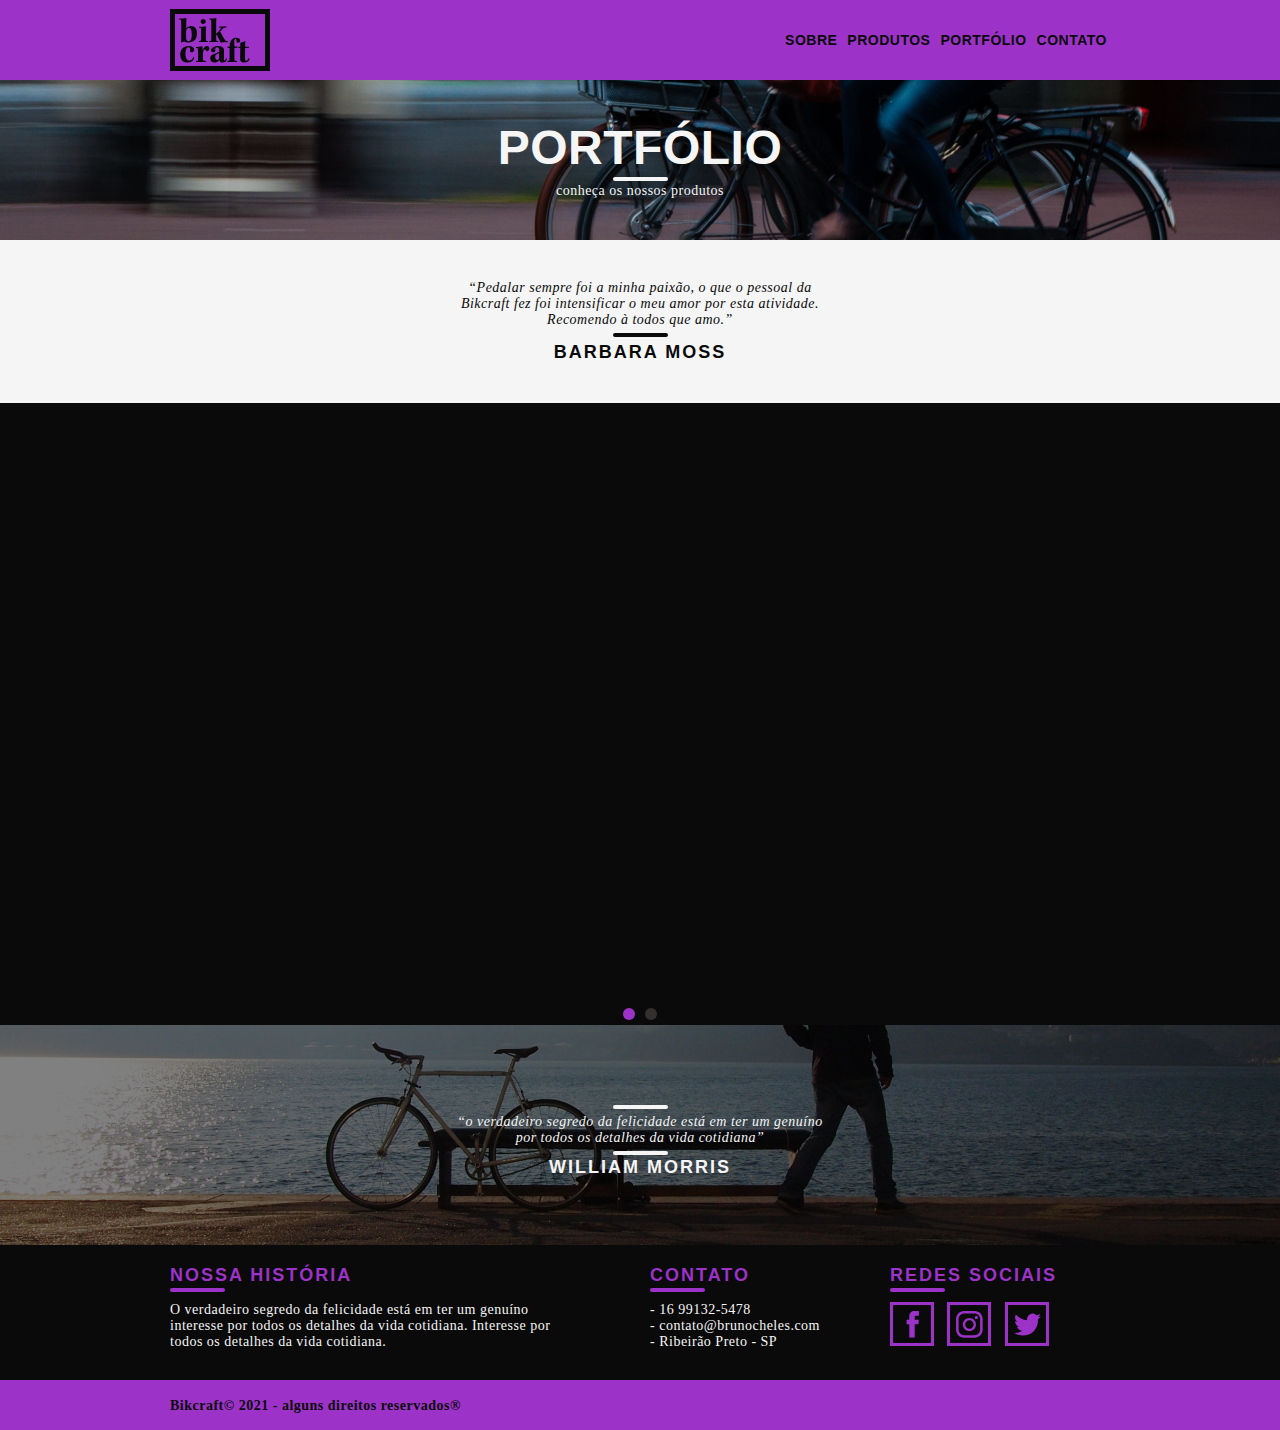
<file: Cursos Origamid/Web-Design/Bikcraft/Site/portfolio.html>
<!DOCTYPE html>
<html lang="pt-br">
    <head>
        <meta charset="UTF-8">
        <meta http-equiv="X-UA-Compatible" content="IE=edge">
        <meta name="viewport" content="width=device-width, initial-scale=1.0">
        <link rel="shortcut icon" href="../Site/images/icones/Favicon.svg">
        <link rel="stylesheet" href="../Site/css/main.css">
        <link rel="stylesheet" href="../Site/css/grid.css">
        <link rel="stylesheet" href="../Site/css/reset.css">
        <link rel="stylesheet" href="../Site/css/portfolio.css">
        <script>document.documentElement.classList.add("js");</script>
        <title>Home</title>
    </head>

    <body id="corpo">
        <header id="menu-header">
            <div  id="menuHeader" class="container">
                <div class="grid-6" id="div-marca">
                    <div id="marca">
                        <a href="../Site/index.html" id="marca-button"></a>
                    </div>
                </div>
                
                <nav>
                    <ul class="grid-10">
                        <li id="last">
                            <a href="./contato.html" class="black" id="header-options">
                                <b>CONTATO</b>
                            </a>
                        </li>
                        <li>
                            <a href="./portfolio.html" class="black" id="header-options">
                                <b>PORTFÓLIO</b>
                            </a>
                        </li>
                        <li>
                            <a href="./produtos.html" class="black" id="header-options">
                                <b>PRODUTOS</b>
                            </a>
                        </li>
                        <li id="first">
                            <a href="./sobre.html" class="black" id="header-options">
                                <b>SOBRE</b>
                            </a>
                        </li>
                    </ul>
                </nav>
            </div>
        </header>

        <main>
            <div alt="Introdução" class="intro" id="other-pages">
                <div class="container">
                    <h1 data-anime="200" class="fadeInDown white">PORTFÓLIO</h1>
                    <hr id="hr-white">

                    <p data-anime="400" class="fadeInDown white">
                        conheça os nossos produtos
                    </p>
                </div>
            </div>

            <section class="container">
                <div class="sec-cont" data-slide="slider">
                    <div class="slider_slides">
                        <p data-anime="600" class="fadeInDown">
                            <i>“Pedalar sempre foi a minha paixão, o que o pessoal da Bikcraft fez foi intensificar o meu amor por esta atividade. Recomendo à todos que amo.”</i>
                        </p>
                        <hr>
                        <h4 data-anime="650" class="fadeInDown">
                            <b>BARBARA MOSS</b>
                        </h4>
                    </div>
                    <div class="slider_slides">
                        <p>
                            <i>“Nada melhor do que dar um rolê com a minha Bikcraft na orla. Essa é a minha companheira mais fiel, nunca me traiu e está sempre a minha disposição.”</i>
                        </p>
                        <hr>
                        <h4>
                            <b>JHONY RATO</b>
                        </h4>
                    </div>
                    <div class="slider_slides">
                        <p>
                            <i>“Aqueles que ainda não possuem uma Bikcraft, não sabem o que estão perdendo. A precisão é absurda e a velocidade transcendental. Nunca vida nada igual.”</i>
                        </p>
                        <hr>
                        <h4>
                            <b>BERNARDO</b>
                        </h4>
                    </div>
                </div>
            </section>

            <div alt="Portfólio" class="portfolio" data-slide="portf">
                <div class="container portf-slides">
                    <img src="../Site/images/foto 1 - home.jpg" data-anime="900" class="fadeInDown images grid-8" alt="Foto 1">
                    <img src="../Site/images/foto 2 - home.jpg" data-anime="900" class="fadeInDown images grid-8" alt="Foto 2">
                    <img src="../Site/images/foto 3 - home.jpg" data-anime="900" class="fadeInDown images grid-16 last-foto" alt="Foto 3">
                </div>
                <div class="container portf-slides">
                    <img src="../Site/images/foto 2 - home.jpg" class="images grid-8" alt="Foto 2">
                    <img src="../Site/images/foto 1 - home.jpg" class="images grid-8" alt="Foto 1">
                    <img src="../Site/images/foto 3 - home.jpg" class="images grid-16 last-foto" alt="Foto 3">
                </div>
            </div>
        </main>

        <footer>
            <div class="pre-contato" id="pre-contato-no-top">
                <div class="text-centro container">
                    <hr class="hr-cima">

                    <p class="white">
                        <i>“o verdadeiro segredo da felicidade  está em ter um genuíno<br/>por todos os detalhes da vida cotidiana”</i>
                    </p>

                    <hr>
                    <h4 class="white">
                        <b>WILLIAM MORRIS</b>
                    </h4>
                </div>
            </div>

            <div class="rodape">
                <div class="rodape-cont container">
                    <div class="grid-8">
                        <h4 class="purple">
                            <b>NOSSA HISTÓRIA</b>
                        </h4>
                        <hr class="hr-purple">
                            <p class="white">O verdadeiro segredo da felicidade  está em ter um genuíno<br/>interesse por todos os detalhes da vida cotidiana. Interesse por<br/>todos os detalhes da vida cotidiana.</p>
                    </div>

                    <div class="grid-4">
                        <h4 class="purple">
                            <b>CONTATO</b>
                        </h4>

                        <hr class="hr-purple">
                        <p class="white">- 16 99132-5478<br>- contato@brunocheles.com<br>- Ribeirão Preto - SP</p>
                    </div>
                    
                    <div class="grid-4" id="ultimo">
                        <h4 class="purple">
                            <b>REDES SOCIAIS</b>
                        </h4>
                        <hr class="hr-purple">

                        <div id="ultimo">
                            <a href="facebook.com">
                                <div id="face"></div>
                            </a>
                            
                            <a href="instagram.com">
                                <div id="insta"></div>
                            </a>
                            
                            <a href="twitter.com">
                                <div id="TT"></div>
                            </a>

                        </div>
                    </div>
                </div>
            </div>

            <div class="fim">
                <div class="container">
                    <p>
                        <b>Bikcraft&copy; 2021 - alguns direitos reservados&reg;</b>
                    </p>
                </div>
            </div>
        </footer>
        <script type="text/javascript" src="./js/simple-anime.js"></script>
        <script type="text/javascript" src="./js/simple-slide.js"></script>
        <script type="text/javascript" src="./js/script.js"></script>
    </body>
</html>
</file>
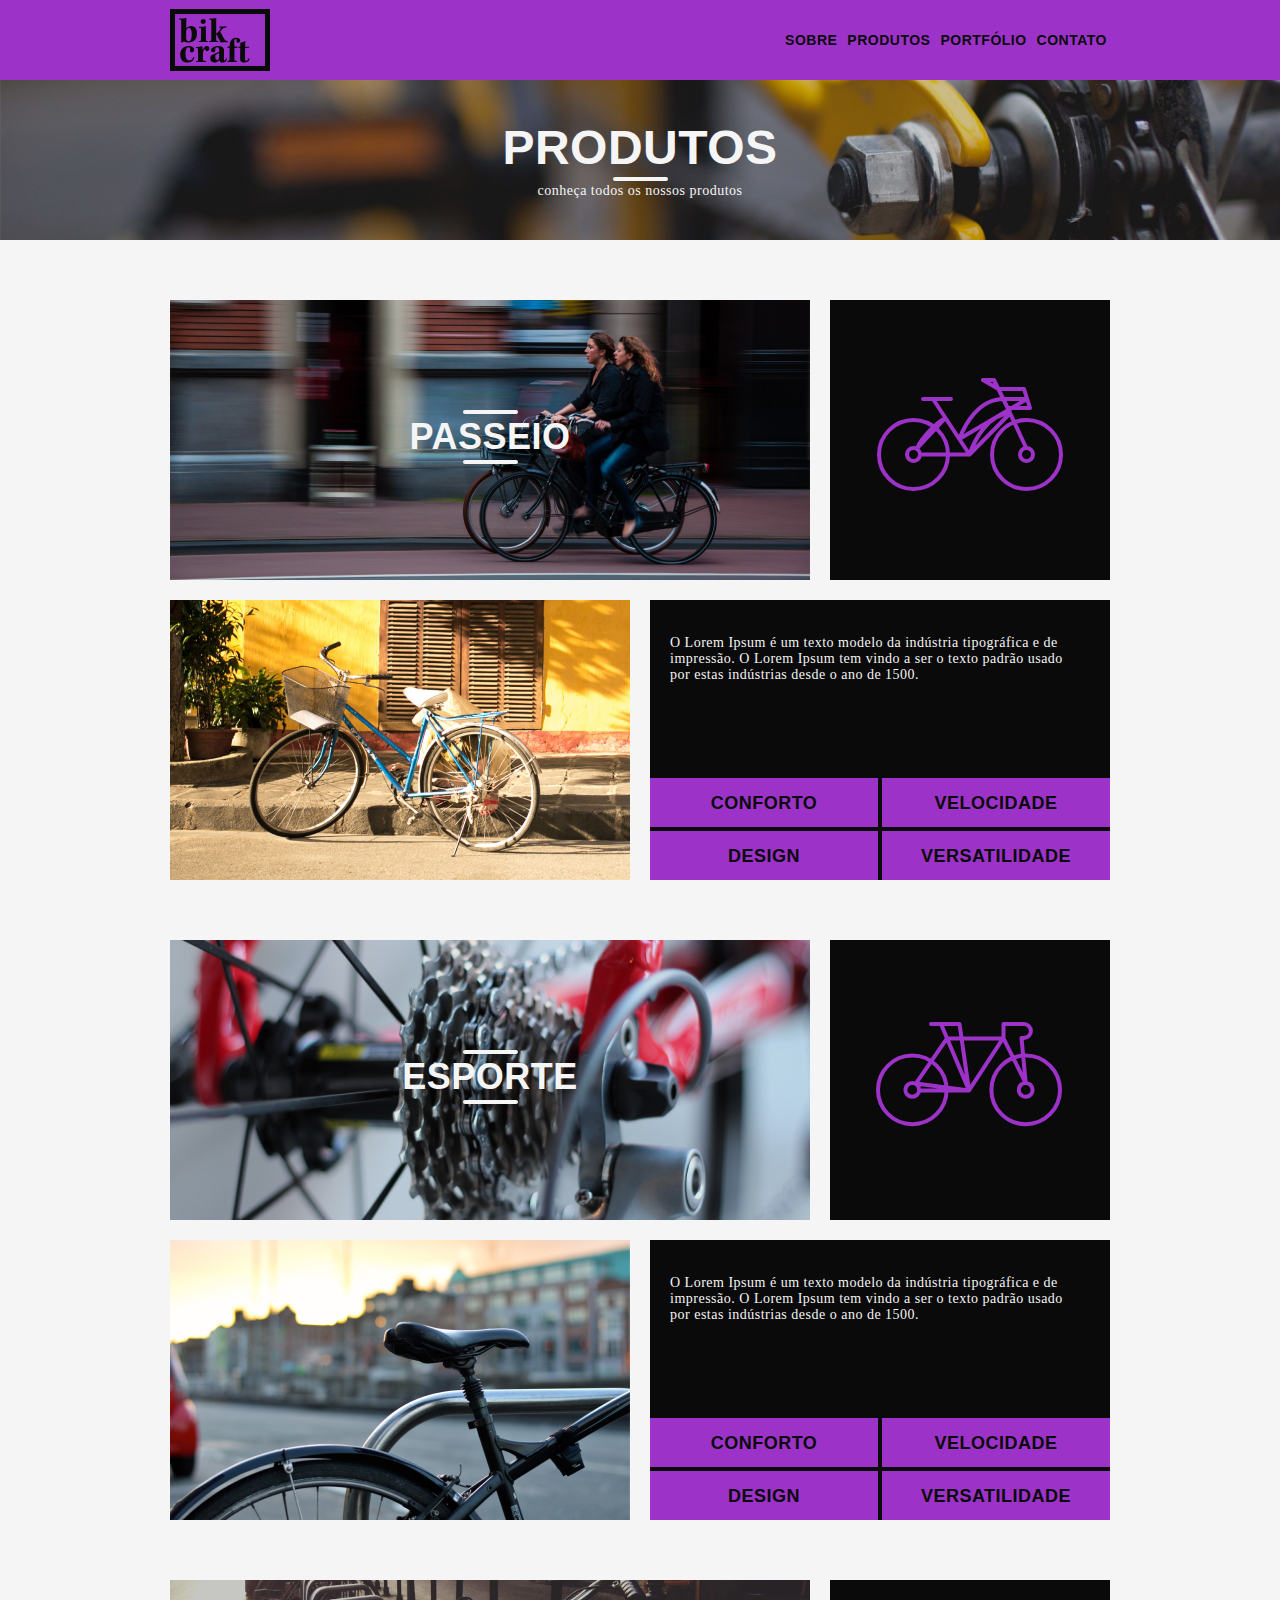
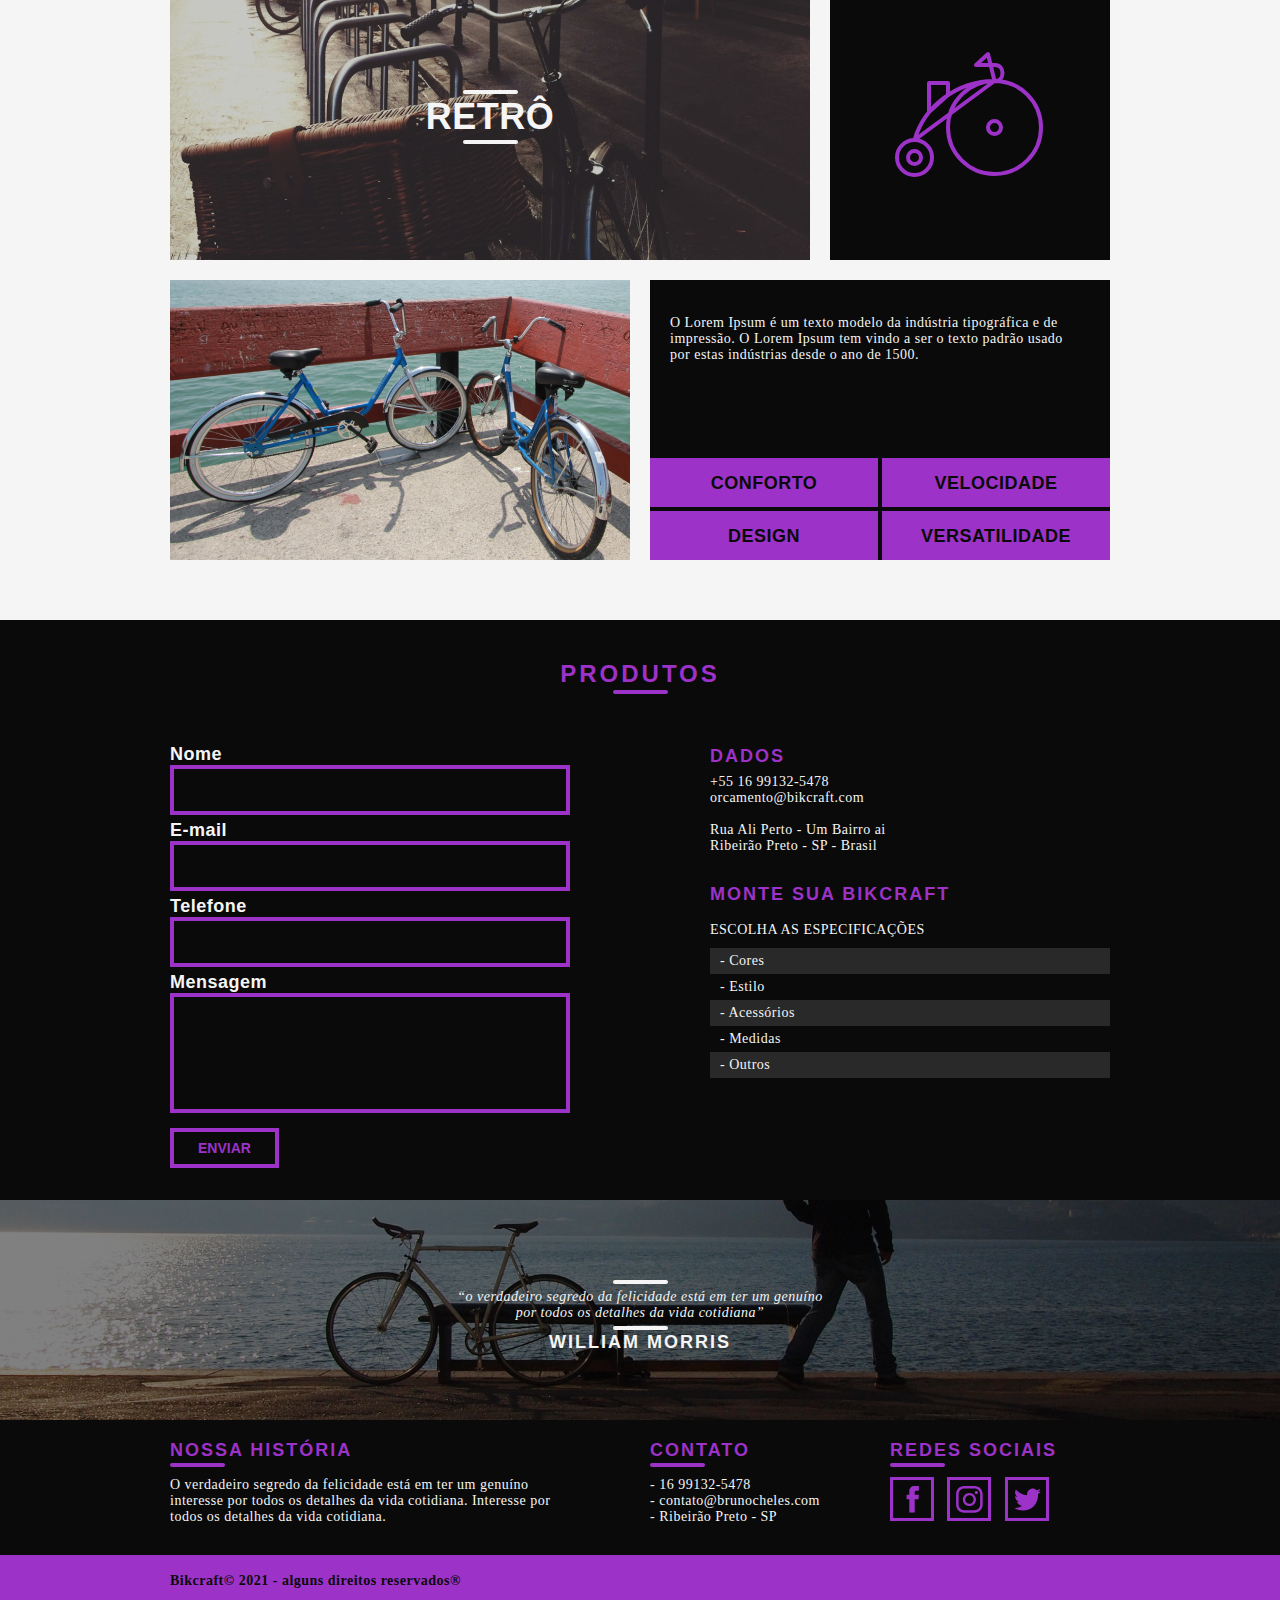
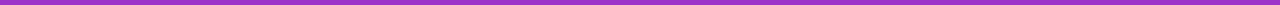
<file: Cursos Origamid/Web-Design/Bikcraft/Site/produtos.html>
<!DOCTYPE html>
<html lang="pt-br">
    <head>
        <meta charset="UTF-8">
        <meta http-equiv="X-UA-Compatible" content="IE=edge">
        <meta name="viewport" content="width=device-width, initial-scale=1.0">
        <link rel="shortcut icon" href="../Site/images/icones/Favicon.svg">
        <link rel="stylesheet" href="../Site/css/main.css">
        <link rel="stylesheet" href="../Site/css/grid.css">
        <link rel="stylesheet" href="../Site/css/reset.css">
        <link rel="stylesheet" href="../Site/css/products.css">
        <script>document.documentElement.classList.add("js");</script>
        <title>Home</title>
    </head>

    <body id="corpo">
        <header id="menu-header">
            <div class="container">
                <div class="grid-6" id="div-marca">
                    <div id="marca">
                        <a href="../Site/index.html" id="marca-button"></a>
                    </div>
                </div>
                
                <nav>
                    <ul class="grid-10">
                        <li id="last">
                            <a href="./contato.html" class="black" id="header-options">
                                <b>CONTATO</b>
                            </a>
                        </li>
                        <li>
                            <a href="./portfolio.html" class="black" id="header-options">
                                <b>PORTFÓLIO</b>
                            </a>
                        </li>
                        <li>
                            <a href="./produtos.html" class="black" id="header-options">
                                <b>PRODUTOS</b>
                            </a>
                        </li>
                        <li id="first">
                            <a href="./sobre.html" class="black" id="header-options">
                                <b>SOBRE</b>
                            </a>
                        </li>
                    </ul>
                </nav>
            </div>
        </header>

        <main>
            <div alt="Introdução" class="intro" id="other-pages">
                <div class="container">
                    <h1 data-anime="200"class="fadeInDown white">PRODUTOS</h1>
                    <hr id="hr-white">

                    <p data-anime="400" class="fadeInDown white">
                        conheça todos os nossos produtos
                    </p>
                </div>
            </div>

            <section class="container">
                <div class="produto" alt="Produto 1">
                    <div data-anime="600" class="fadeInDown titulo-passeio grid-11">
                        <div id="text">
                            <hr id="hr-white">
                            <h2 data-anime="625" class="fadeInDown white">
                                <b>PASSEIO</b>
                            </h2>
                            <hr id="hr-white">
                        </div>
                    </div>

                    <div data-anime="650" class="fadeInDown icone grid-5">
                        <img src="../Design/icones/passeio.svg" alt="Passeio">
                    </div>

                    <div data-anime="700" class="fadeInDown foto-passeio grid-8"></div>

                    <div data-anime="750" class="fadeInDown info grid-8">
                        <p class="white">
                            O Lorem Ipsum é um texto modelo da indústria tipográfica e de impressão. O Lorem Ipsum tem vindo a ser o texto padrão usado por estas indústrias desde o ano de 1500.
                        </p>
                        <div class="carac black">
                            <div class="some-carac carac-left">
                                <b>CONFORTO</b>
                            </div>
                            <div class="some-carac carac-right">
                                <b>VELOCIDADE</b>
                            </div>
                            <div class="some-carac carac-left carac-bottom">
                                <b>DESIGN</b>
                            </div>
                            <div class="some-carac carac-right carac-bottom">
                                <b>VERSATILIDADE</b>
                            </div>
                            
                        </div>
                    </div>
                </div>

                <div class="produto" alt="Produto 2">
                    <div class="titulo-esporte grid-11">
                        <div id="text">
                            <hr id="hr-white">
                            <h2 class="white">
                                <b>ESPORTE</b>
                            </h2>
                            <hr id="hr-white">
                        </div>
                    </div>

                    <div class="icone grid-5">
                        <img src="../Design/icones/esporte.svg" alt="Esporte">
                    </div>

                    <div class="foto-esporte grid-8"></div>

                    <div class="info grid-8">
                        <p class="white">
                            O Lorem Ipsum é um texto modelo da indústria tipográfica e de impressão. O Lorem Ipsum tem vindo a ser o texto padrão usado por estas indústrias desde o ano de 1500.
                        </p>
                        <div class="carac black grid-8">
                            <div class="some-carac carac-left">
                                <b>CONFORTO</b>
                            </div>
                            <div class="some-carac carac-right">
                                <b>VELOCIDADE</b>
                            </div>
                            <div class="some-carac carac-left carac-bottom">
                                <b>DESIGN</b>
                            </div>
                            <div class="some-carac carac-right carac-bottom">
                                <b>VERSATILIDADE</b>
                            </div>
                            
                        </div>
                    </div>

                </div>

                <div class="produto" alt="Produto 3">
                    <div class="titulo-retro grid-11">
                        <div id="text">
                            <hr id="hr-white">
                            <h2 class="white">
                                <b>RETRÔ</b>
                            </h2>
                            <hr id="hr-white">
                        </div>
                    </div>

                    <div class="icone grid-5">
                        <img src="../Design/icones/retro.svg" alt="Retrô">
                    </div>

                    <div class="foto-retro grid-8"></div>

                    <div class="info grid-8">
                        <p class="white">
                            O Lorem Ipsum é um texto modelo da indústria tipográfica e de impressão. O Lorem Ipsum tem vindo a ser o texto padrão usado por estas indústrias desde o ano de 1500.
                        </p>
                        <div class="carac black">
                            <div class="some-carac carac-left">
                                <b>CONFORTO</b>
                            </div>
                            <div class="some-carac carac-right">
                                <b>VELOCIDADE</b>
                            </div>
                            <div class="some-carac carac-left carac-bottom">
                                <b>DESIGN</b>
                            </div>
                            <div class="some-carac carac-right carac-bottom">
                                <b>VERSATILIDADE</b>
                            </div>
                            
                        </div>
                    </div>

                </div>
            </section>

            <div class="orcamento">
                <div class="container">
                    <h3 class="purple">
                        <b>PRODUTOS</b>
                    </h3>
                    <hr class="hr-purple hr-normal">

                    <div class="grid-9" id="formulario">
                        <form action="">
                            <div class="grid-9">
                                <label for="nome" class="white">
                                    <b>Nome</b>
                                </label>
                                <br>
                                <input type="text" class="grid-7" id="nome" />
                            </div>
    
                            <div class="grid-9">
                                <label for="email" class="white">
                                    <b>E-mail</b>
                                </label>
                                <br>
                                <input type="email" class="grid-7" id="email" />
                            </div>
    
                            <div class="grid-9">
                                <label for="tel" class="white">
                                    <b>Telefone</b>
                                </label>
                                <br>
                                <input type="tel" class="grid-7" id="tel">
                            </div>
    
                            <div class="grid-9">
                                <label for="msg" class="white">
                                    <b>Mensagem</b>
                                </label>
                                <br>
                                <textarea id="msg" class="grid-7"></textarea>
                            </div>
    
                            <div>
                                <button type="submit" class="btn purple">
                                    <b>ENVIAR</b>
                                </button>
                            </div>
                        </form>
                    </div>
    
                    <div class="grid-7" id="dados">
                        <h4 class="purple">
                            <b>DADOS</b>
                        </h4>
    
                        <p class="white">
                            +55 16 99132-5478 <br>
                            orcamento@bikcraft.com
                            <br>
                            <br>
                            Rua Ali Perto - Um Bairro ai <br>
                            Ribeirão Preto - SP - Brasil
                        </p>
    
                        <br>
                        <br>
    
                        <h4 class="purple">
                            <b>MONTE SUA BIKCRAFT</b>
                        </h4>
                        
                        <div class="montagem">
                            <p id="pre-li" class="white">
                                ESCOLHA AS ESPECIFICAÇÕES
                            </p>

                            <ul>
                                <li id="espec-li" class="white grey">
                                    <p>- Cores</p>
                                </li>
                                <li id="espec-li" class="white">
                                    <p>- Estilo</p>
                                </li>
                                <li id="espec-li" class="white grey">
                                    <p>- Acessórios</p>
                                </li>
                                <li id="espec-li" class="white">
                                    <p>- Medidas</p>
                                </li>
                                <li id="espec-li" class="white grey">
                                    <p>- Outros</p>
                                </li>
                            </ul>
                        </div>
                    </div>
                </div>
            </div>
        </main>

        <footer>
            <div class="pre-contato" id="pre-contato-no-top">
                <div class="text-centro container">
                    <hr class="hr-cima">

                    <p class="white">
                        <i>“o verdadeiro segredo da felicidade  está em ter um genuíno<br/>por todos os detalhes da vida cotidiana”</i>
                    </p>

                    <hr>
                    <h4 class="white">
                        <b>WILLIAM MORRIS</b>
                    </h4>
                </div>
            </div>

            <div class="rodape">
                <div class="rodape-cont container">
                    <div class="grid-8">
                        <h4 class="purple">
                            <b>NOSSA HISTÓRIA</b>
                        </h4>
                        <hr class="hr-purple">
                            <p class="white">O verdadeiro segredo da felicidade  está em ter um genuíno<br/>interesse por todos os detalhes da vida cotidiana. Interesse por<br/>todos os detalhes da vida cotidiana.</p>
                    </div>

                    <div class="grid-4">
                        <h4 class="purple">
                            <b>CONTATO</b>
                        </h4>

                        <hr class="hr-purple">
                        <p class="white">- 16 99132-5478<br>- contato@brunocheles.com<br>- Ribeirão Preto - SP</p>
                    </div>
                    
                    <div class="grid-4" id="ultimo">
                        <h4 class="purple">
                            <b>REDES SOCIAIS</b>
                        </h4>
                        <hr class="hr-purple">

                        <div id="ultimo">
                            <a href="facebook.com">
                                <div id="face"></div>
                            </a>
                            
                            <a href="instagram.com">
                                <div id="insta"></div>
                            </a>
                            
                            <a href="twitter.com">
                                <div id="TT"></div>
                            </a>

                        </div>
                    </div>
                </div>
            </div>

            <div class="fim">
                <div class="container">
                    <p>
                        <b>Bikcraft&copy; 2021 - alguns direitos reservados&reg;</b>
                    </p>
                </div>
            </div>
        </footer>
        <script type="text/javascript" src="./js/simple-anime.js"></script>
        <script type="text/javascript" src="./js/script.js"></script>
    </body>
</html>
</file>
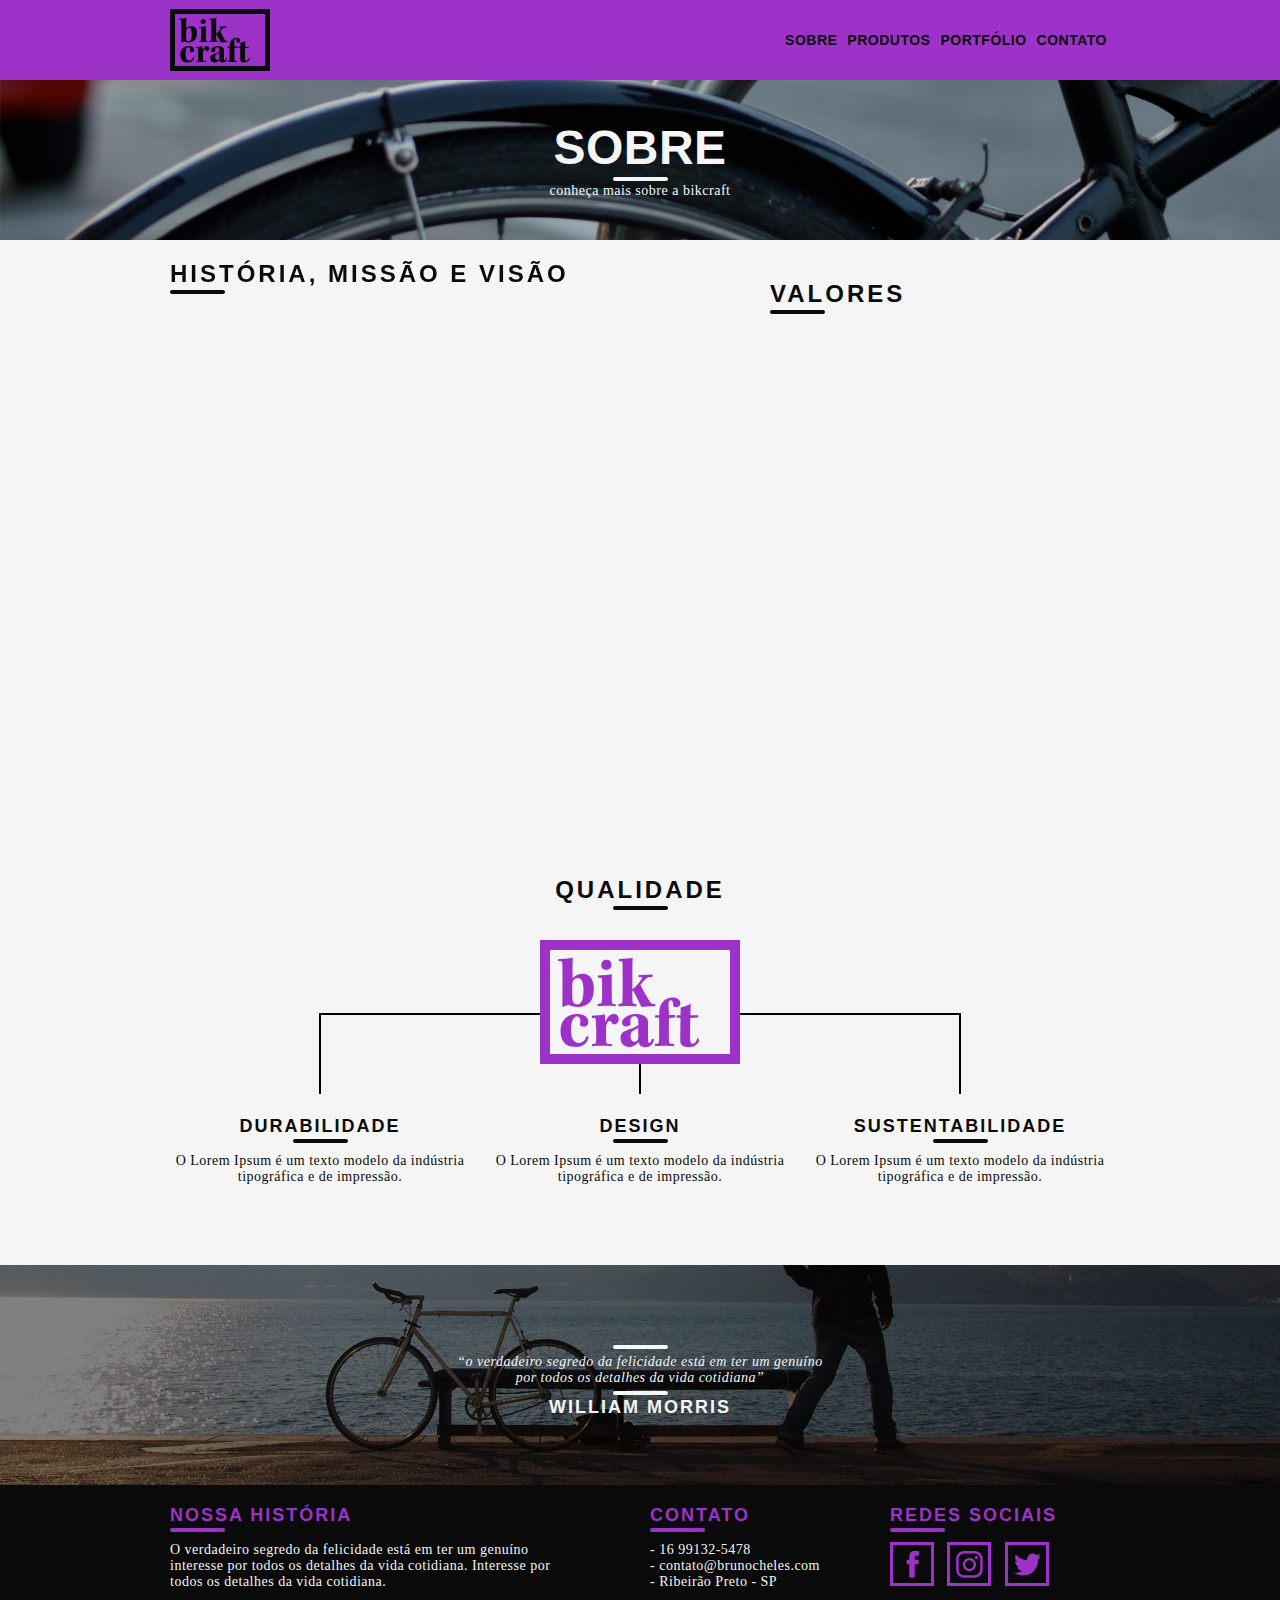
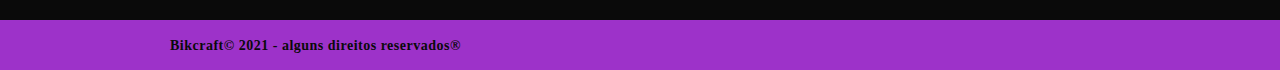
<file: Cursos Origamid/Web-Design/Bikcraft/Site/sobre.html>
<!DOCTYPE html>
<html lang="pt-br">
    <head>
        <meta charset="UTF-8">
        <meta http-equiv="X-UA-Compatible" content="IE=edge">
        <meta name="viewport" content="width=device-width, initial-scale=1.0">
        <link rel="shortcut icon" href="../Site/images/icones/Favicon.svg">
        <link rel="stylesheet" href="../Site/css/main.css">
        <link rel="stylesheet" href="../Site/css/grid.css">
        <link rel="stylesheet" href="../Site/css/reset.css">
        <link rel="stylesheet" href="../Site/css/about.css">
        <script>document.documentElement.classList.add("js");</script>
        <title>Sobre</title>
    </head>

    <body id="corpo">
        <header id="menu-header">
            <div class="container">
                <div class="grid-6" id="div-marca">
                    <div id="marca">
                        <a href="../Site/index.html" id="marca-button"></a>
                    </div>
                </div>
                
                <nav>
                    <ul class="grid-10">
                        <li id="last">
                            <a href="./contato.html" class="black" id="header-options">
                                <b>CONTATO</b>
                            </a>
                        </li>
                        <li>
                            <a href="./portfolio.html" class="black" id="header-options">
                                <b>PORTFÓLIO</b>
                            </a>
                        </li>
                        <li>
                            <a href="./produtos.html" class="black" id="header-options">
                                <b>PRODUTOS</b>
                            </a>
                        </li>
                        <li id="first">
                            <a href="./sobre.html" class="black" id="header-options">
                                <b>SOBRE</b>
                            </a>
                        </li>
                    </ul>
                </nav>
            </div>
        </header>

        <main>
            <div alt="Introdução" class="intro" id="other-pages">
                <div data-anime="200" class="fadeInDown container">
                    <h1 class="white">SOBRE</h1>
                    <hr id="hr-white">

                    <p data-anime="400" class="fadeInDown white">
                        conheça mais sobre a bikcraft
                    </p>
                </div>
            </div>

            <section data-anime="600" class="fadeInDown container">
                <div class="fadeInDown sec-cont grid-10">
                    <h3>
                        <b>HISTÓRIA, MISSÃO E VISÃO</b>
                    </h3>
                    <hr>

                    <p data-anime="800"  class="fadeInDown hist">
                        O Lorem Ipsum é um texto modelo da indústria tipográfica e de impressão. O Lorem Ipsum tem vindo a ser o texto padrão usado por estas indústrias desde o ano de 1500, quando uma misturou os caracteres de um texto para criar um espécime de livro.
                        <br> <br>
                        O Lorem Ipsum é um texto modelo da indústria tipográfica e de impressão. O Lorem Ipsum tem vindo a ser o texto padrão usado por estas indústrias desde o ano de 1500, quando uma misturou os caracteres de um texto para criar um espécime de livro.
                    </p>
                </div>

                <div class="sec-cont grid-6">
                    <h3>
                        <b>VALORES</b>
                    </h3>
                    <hr>

                    <p data-anime="800" class="fadeInDown">
                        - Qualidade no processo com foco <br>
                        - Foco no cliente sem perder a  <br>
                        - Diversão, preservando a <br>
                        - Natureza com sustentabilidade
                    </p>
                </div>
                <img src="../Site/images/foto-sobre.jpg" data-anime="1000" class="grid-16" alt="">
            </section>

            <div class="qualidade">   
                <h3>
                    <b>QUALIDADE</b>
                </h3>
                <hr class="hr-normal">

                <div class="marca container">
                    <img src="../Design/bikcraft-qualidade.svg" alt="Marca">
                </div>

                <div class="itens-qualidade container">
                    <div class="grid-1-3">
                        <h4>
                            <b>DURABILIDADE</b>
                        </h4>
                        <hr class="hr-normal">
                            <p>O Lorem Ipsum é um texto modelo da indústria tipográfica e de impressão.</p>
                    </div>

                    <div class="grid-1-3 mid">
                        <h4>
                            <b>DESIGN</b>
                        </h4>
                        <hr class="hr-normal">
                            <p>O Lorem Ipsum é um texto modelo da indústria tipográfica e de impressão.</p>
                    </div>

                    <div class="grid-1-3">
                        <h4>
                            <b>SUSTENTABILIDADE</b>
                        </h4>
                        <hr class="hr-normal">
                            <p>O Lorem Ipsum é um texto modelo da indústria tipográfica e de impressão.</p>
                    </div>
                </div>
            </div>

        </main>

        <footer>
            <div class="pre-contato">
                <div class="text-centro container">
                    <hr class="hr-cima">

                    <p class="white">
                        <i>“o verdadeiro segredo da felicidade  está em ter um genuíno<br/>por todos os detalhes da vida cotidiana”</i>
                    </p>

                    <hr>
                    <h4 class="white">
                        <b>WILLIAM MORRIS</b>
                    </h4>
                </div>
            </div>

            <div class="rodape">
                <div class="rodape-cont container">
                    <div class="grid-8">
                        <h4 class="purple">
                            <b>NOSSA HISTÓRIA</b>
                        </h4>
                        <hr class="hr-purple">
                            <p class="white">O verdadeiro segredo da felicidade  está em ter um genuíno<br/>interesse por todos os detalhes da vida cotidiana. Interesse por<br/>todos os detalhes da vida cotidiana.</p>
                    </div>

                    <div class="grid-4">
                        <h4 class="purple">
                            <b>CONTATO</b>
                        </h4>

                        <hr class="hr-purple">
                        <p class="white">- 16 99132-5478<br>- contato@brunocheles.com<br>- Ribeirão Preto - SP</p>
                    </div>
                    
                    <div class="grid-4" id="ultimo">
                        <h4 class="purple">
                            <b>REDES SOCIAIS</b>
                        </h4>
                        <hr class="hr-purple">

                        <div id="ultimo">
                            <a href="facebook.com">
                                <div id="face"></div>
                            </a>
                            
                            <a href="instagram.com">
                                <div id="insta"></div>
                            </a>
                            
                            <a href="twitter.com">
                                <div id="TT"></div>
                            </a>

                        </div>
                    </div>
                </div>
            </div>

            <div class="fim">
                <div class="container">
                    <p>
                        <b>Bikcraft&copy; 2021 - alguns direitos reservados&reg;</b>
                    </p>
                </div>
            </div>
        </footer>
        <script type="text/javascript" src="./js/simple-anime.js"></script>
        <script type="text/javascript" src="./js/script.js"></script>
    </body>
</html>
</file>
<file: Cursos Origamid/Grid-Layout/css/style.css>
body, p, h1, ul, li, blockquote {
    padding: 0px;
    margin: 0px;
}
body {
    font-family: 'Vollkorn', serif;
    background-color: #fefefe;
}
li {
    list-style: none;
}
a {
    text-decoration: none;
}
img {
    width: 100%;
    border-radius: 5px;
    display: block;
}

/* ------------------------------GRID GERAL------------------------------- */
.estrutura {
    display: grid;
    grid-template-columns:minmax(160px, 1fr) 3fr 300px;
    grid-template-areas: 
        "header header header"
        "sidenav content anuncios"
        "footer footer footer"
    ;
}

/* -------------------------Header----------------------- */
.logo {
    max-width: 200px;
}
.header {
    grid-area: header;
    background: linear-gradient(135deg, #8844ee, #b07dfb);
    padding: 30px;
    display: grid;
    grid-template-columns: 1fr auto;
    align-items: center;
}
.header nav ul {
    display: flex;
    flex-wrap: wrap;
}
.header nav a {
    display: block;
    padding: 10px;
    color: #fefefe;
    font-size: 1.125em;
    background: rgba(0,0,0,0.1);
    border-radius: 5px;
    transition: 0.1s;
}
.header nav a:hover {
    background: rgba(0,0,0,0.5);
}
.header li + li {
    margin-left: 30px;
}

/* ---------------------------Sidenav------------------------ */
.sidenav {
    grid-area: sidenav;
    background: #f8f9fa;
    padding: 30px;
}
.sidenav li a {
    display: block;
    min-width: 60px;
    max-width: 120px;
    margin: 0 auto 30px auto;
    background: #fefefe;
    padding: 20px;
    border-radius: 5px;
    box-shadow: 5px 5px 15px 0px rgba(44,44,44,0.15);
    transition: 0.1s ease-out;
}
.sidenav li a:hover {
    background: #b07dfb;
}

/* ---------------------------Content------------------------ */
.content {
    grid-area: content;
    max-width: 900px;
    margin: 0 auto;
    padding: 30px;
    display: grid;
    grid-template-columns: 1fr 1fr;
    gap: 30px;
}
.col-full {
    grid-column: 1 / -1;
}
.imagem-1 {
    grid-row: span 2;
    align-self: end;
}
.imagem-2 {
    align-self: end;
}
 /* Estilos Content */
p {
    font-size: 1.5em;
    line-height: 1.8;
    letter-spacing: -0.005em;
    color: rgba(0,0,0,0.75);
}
.informacoes p + p {
    margin-top: 30px;
}
/* Título */
.titulo {
    color: #b07dfb;
}
.titulo h1 {
    font-size: 4em;
    line-height: 1;
    font-weight: 700;
}
.titulo span {
    font-size: 1em;
    font-style: italic;
}
/* Características */
.caracteristicas {
    display: flex;
    align-items: flex-start;
}
.caracteristicas span {
    display: block;
    color: #b07dfb;
}
.caracteristicas > div {
    width: 80px;
    text-align: center;
    background: linear-gradient(135deg, #8844ee, #b07dfb);
    border-radius: 5px;
    box-shadow: 5px 5px 15px 0px rgba(44,44,44,0.15);
    position: relative;
}
.caracteristicas > div:first-child {
    margin-right: 30px;
}
.numero {
    font-size: 3.25em;
    line-height: 1;
    margin: 10px auto;
}
.rotulo {
    background: #fefefe;
    border-radius: 0 0 5px 5px;
    padding: 5px 0;
    font-size: 1.2em;
    position: relative;
    top: 2px;
}
.destaque {
    font-size: 1.2em;
    color: #b07dfb;
    max-width: 19em;
}
.citacao, .atributos {
    align-self: start;
    padding: 30px;
    border-radius: 5px;
    box-shadow: 5px 5px 15px 0px rgba(44,44,44,0.15);
    background: linear-gradient(135deg, #8844ee, #b07dfb);
}
.citacao p {
    font-size: 1.8em;
    font-style: italic;
    text-align: center;
    max-width: 500px;
    margin: 0 auto;
}
.atributos li {
    font-family: 'Courier New', Courier, monospace;
    font-size: 1.5em;
    padding: 15px;
}
.atributos li + li {
    border-top: 2px solid #b07dfb;
}
.citacao p, .atributos li {
    color: #ffffff;
}

/* ---------------------------Anuncios----------------------- */
.anuncios {
    grid-area: anuncios;
    background: #f8f9fa;
    display: grid;
    align-content: start;
    padding: 30px;
    gap: 30px;
    grid-template-columns: repeat(auto-fit, minmax(150px, 1fr));
}

/* ---------------------------Footer------------------------- */
.rodape {
    grid-area: footer;
    background: linear-gradient(135deg, #8844ee, #b07dfb);
}

.rodape p {
    color: #fefefe;
    text-align: center;
    padding: 30px;
}

/* ---------------------------Animação------------------------ */
@keyframes seta {
    from {
        right: 30px;
    }
    to {
        right: 20px;
    }
}

/* ---------------------------Responsivo---------------------- */
@media (max-width: 1200px) {
    .estrutura {
        grid-template-areas: 
        "header header header"
        "sidenav content content"
        "sidenav anuncios anuncios"
        "footer footer footer";
    }
}
@media (max-width: 760px) {
    .estrutura {
        grid-template-columns:100%;
        grid-template-areas: 
        "header"
        "sidenav"
        "content"
        "anuncios"
        "footer";
    }
    .header {
        grid-template-columns: auto;
    }
    .logo {
        margin-bottom: 20px;
    }
    .header nav a {
        font-size: 1em;
    }
    .header li + li {
        margin-left: 10px;
    }
    .sidenav {
        position: relative;
        padding: 0 30px;
        overflow-x: auto;
        -webkit-overflow-scrolling: touch;
    }
    .sidenav::after {
        content: '🠪';
        position: absolute;
        top: 5px;
        right: 30px;
        color: rgba(0,0,0,0.3);
        animation: seta .5s ease-in 0s infinite alternate;
    }
    .sidenav ul {
        display: flex;
    }
    .sidenav li {
        flex: 1 0 60px;
    }
    .sidenav li a {
        margin: 30px 30px 30px 0;
    }
}

@media (max-width: 600px) {
    .content {
        grid-template-columns: auto;
    }
}
</file>
<file: Cursos Origamid/FlexBox/FlexBlog/css/main.css>
*{
    margin: 0;
    padding: 0;
    vertical-align:baseline;
    list-style:none;
    border:0;
    text-decoration: none;
    box-sizing: border-box;
}
body {
    font-family: "Nunito", Arial, Helvetica, sans-serif;
    font-size: 16px;
    color: #222222;
}
img {
    display: block;
    max-width: 100%;
}
hr {
    height: 2px;
    background-color: black;
}
.white {
    color: #F5F5F5;
}
header a {
    color: #F5F5F5;
}

/* ---------------Pré Menu---------------*/
#pre-menu {
    max-width: 960px;
    margin: 0 auto;
    padding-top: 10px;
    display: flex;
    flex-wrap: wrap;
    justify-content: space-between;
}
.pre-menu-bg {
    background-color: #1226AA;
}
#pre-menu p {
    margin: 0 10px 10px 10px;
}


/* ------------------Menu------------------*/
#menu {
    display: flex;
    flex-wrap: wrap;
    justify-content: space-between;
    max-width: 960px;
    margin: 0 auto;
    padding: 15px 0;
    align-items: center;
}
.menu-bg {
    background-color: #2764FE;
}
.menu-logo {
    font-size: 2.25em;
    font-weight: bold;
    margin: 0 10px;
}
#menu nav ul {
    display: flex;
    flex-wrap: wrap;
}
#menu nav ul a {
    font-size: 1.25em;
    display: block;
    padding: 10px;
}
#menu nav ul a:hover {
    color: #1226AA;
}


/* -----------------Introdução---------------- */
#info {
    font-size: 3em;
    line-height: 1;
    max-width: 960px;
    margin: 0 auto;
    padding: 60px 10px;
}


/* -----------------Sobre---------------- */
#sobre {
    max-width: 960px;
    margin: 0 auto;
    border-top: 2px solid #1226AA;
    border-bottom: 2px solid #1226AA;
    padding: 60px 0;
    display: flex;
    flex-wrap: wrap;
}
.sobre-info {
    flex: 2 1 300px;
    margin: 0 10px;
}
.sobre-info h1 {
    font-size: 3em;
    margin-bottom: 0.5em;
}
.sobre-info p {
    font-size: 1.25em;
    line-height: 1.4;
    margin-bottom: 1em;
    color: #7c7c7c;
}
.sobre-img {
    flex: 1 1 160px;
    margin: 0 10px;
}

/* ----------------------Produtos--------------------- */
#produtos {
    max-width: 960px;
    margin: 60px auto;
}
#produtos h1 {
    font-size: 3em;
    margin: 0 10px 60px 10px;
}
.produtos-container {
    display: flex;
    flex-wrap: wrap;
    align-items: flex-end;
}
.produtos-item {
    flex: 1 1 175px;
    margin: 10px;
}
.produtos-item h2 {
    font-size: 3em;
    color: #a4a4a4;
    background: #f7f7f7;
    padding: 60px 20px;
}
.purple {
    border-top: 8px solid #ae81ff;
}
.pink {
    border-top: 8px solid #f9265e;
}
.blue {
    border-top: 8px solid #66d9eb;
}


/* ----------------------Preços--------------------- */
#preco {
    background: #f7f7f7;
    padding: 60px;
    display: flex;
    flex-wrap: wrap;
    align-items: flex-end;
}
.preco-item {
    flex: 1 1 260px;
    border: 4px solid #FFFFFF;
    padding: 20px;
    margin: 10px;
}
.preco-item h2 {
    font-size: 3em;
    color: #a4a4a4;
    text-align: center;
    margin-top: 20px;
}
.preco-item span {
    max-width: 300px;
    margin: 20px auto;
    display: block;
    font-size: 3em;
    text-align: center;
    font-weight: bold;
    padding: 10px 0 5px 0;
    border-top: 4px solid #FFFFFF;
    border-bottom: 4px solid #FFFFFF;
}
.preco-item sup {
    font-size: 1.5rem;
}
.preco-item ul {
    max-width: 300px;
    margin: 20px auto;
    font-size: 1.25em;
    font-style: italic;
    color: #7c7c7c;
}
.preco-item li {
    display: flex;
    justify-content: space-between;
    align-items: center;
    margin-bottom: 15px;
}
.preco-item li::after {
    content: '';
    display: block;
    width: 6px;
    height: 6px;
    background: #2c70ff;
    border-radius: 50%;
}
.preco-item a {
    max-width: 300px;
    display: block;
    margin: 20px auto;
    border: 4px solid;
    color: #222222;
    font-weight: bold;
    font-size: 2.25em;
    padding: 15px 0;
    text-align: center;
}
@media (max-width: 800px) {
    .preco {
        padding-left: 10px;
        padding-right: 10px;
    }
    .preco .preco-item:nth-child(3) {
        order: -2;
    }
    .preco .preco-item:nth-child(2) {
        order: -1;
    }
}


/* ----------------------Qualidade--------------------- */
#qualidade {
    max-width: 960px;
    margin: 60px auto;
    display: flex;
    flex-wrap: wrap;
}
.qualidade-item {
    flex: 1 1 300px;
    margin: 20px 10px;
}
.qualidade-item h2 {
    font-size: 2.25em;
    color: #a4a4a4;
    margin-bottom: 20px;
}
.qualidade-item h2::before {
    content: '';
    display: inline-block;
    width: 8px;
    height: 30px;
    margin-right: 10px;
}
.qualidade-item:nth-of-type(3n+1) h2::before{
    background: #ae81ff;
}
.qualidade-item:nth-of-type(3n+2) h2::before{
    background: #f9265e;
}
.qualidade-item:nth-of-type(3n+3) h2::before{
    background: #66d9eb;
}
.qualidade-item p {
    font-size: 1.25em;
    line-height: 1.4;
    color: #7c7c7c;
}


/* ----------------------Newsletter--------------------- */
#newsletter {
    background: #f7f7f7;
    padding: 60px calc((100% - 960px) / 2);
    display: flex;
    flex-wrap: wrap;
}
.newsletter-info {
    flex: 1 1 240px;
    margin: 0 10px;
}
.newsletter-info h1 {
    font-size: 3em;
    color: #a4a4a4;
}
.newsletter-info p {
    font-size: 1.25em;
    font-style: italic;
    color: #7c7c7c;
    max-width: 230px;
    margin-bottom: 10px;
}
.newsletter-form {
    flex: 2 1 260px;
    margin: 0 10px;
    align-self: center;
    display: flex;
    flex-wrap: wrap;
}
.newsletter-form input {
    flex: 3 1 260px;
    font-size: 1.25em;
    color: #7c7c7c;
    font-style: italic;
    font-family: "Nunito", Arial, Helvetica, sans-serif;
    border: 4px solid #2c70ff;
    background: transparent;
    padding: 15px 10px;
    margin: 0px;
    border-radius: 0px;
}
.newsletter-form button {
    flex: 1 1 240px;
    font-family: "Nunito", Arial, Helvetica, sans-serif;
    font-size: 2.25em;
    font-weight: bold;
    background: #2c70ff;
    cursor: pointer;
    color: #FFFFFF;
    margin: 0px;
    padding: 15px 10px;
}
@media (max-width: 600px) {
    .newsletter-form button {
        font-size: 1.5em;
    }
}


/* ----------------------Rodapé--------------------- */
footer {
    display: flex;
    background: #2c70ff;
    height: 200px;
    align-items: center;
}
footer p {
    flex: 1;
    text-align: center;
    font-size: 2.25em;
    color: #122ab2;
}
</file>
<file: Cursos Origamid/Web-Design/Bikcraft/Site/css/main.css>
/* ---------------------------------------Configuração Base-------------------------------------*/
:root {
    font: 10px Arial, Helvetica, sans-serif;
    color: #0A0A0A;
}
html {
    line-height: 1.15;
    background-color: #F5F5F5;
}
body {
    text-align: center;
    margin: 0;
    width: 100%;
    letter-spacing: 0.5px;

}
ul {
	list-style: none;
}
textarea {
    overflow: auto;
}
.btn {
    border: 4px solid #9D32C9;
    padding: 8px 24px;
    font: 1.4rem bold Arial, Helvetica, sans-serif;
}
.btn:hover {
    color: #D059FF;
    border-color: #D059FF;
}
#pre-btn {
    margin: 0 auto 20px;
    padding: 0;
}
hr {
    width: 5.5rem;
    background-color: #0A0A0A;
    border: none;
    margin: 2px auto;
    height: 4px;
    border-radius: 2px;
}
.hr-normal {
    margin-bottom: 30px;
}
.hr-purple {
    background-color: #9D32C9;
}

/* ---------------------------Fonte--------------------------- */
body h1 {
    font-size: 4.8rem;
    font-weight: 600;
}
body h2 {
    font-size: 3.6rem;
}
body h3 {
    font-size: 2.4rem;
    margin-top: 40px;
    letter-spacing: 3px;
}
body h4 {
    font-size: 1.8rem;
    letter-spacing: 2px;
}
body p {
    font: 1.4rem Georgia, 'Times New Roman', Times, serif;
}

/* -------------------------Fonte classes------------------------- */
.purple {
    color: #9D32C9;
}
.white {
    color: #F5F5F5;
}
.black {
    color: #0A0A0A;
}
.pre-contato {
    background-color: #0A0A0A;
}
.left {
    text-align: left;
}
#first {
    margin-left: 0;
}
#last {
    margin-right: 0;
}

/* -----------------------------------------Cabeçalho------------------------------------------ */

/* -------------------------Header------------------------- */
header {
    background-color: #9D32C9;
    width: 100%;
    z-index: 10;
}
header div {
    height: 100%;
}
#div-marca {
    height: 100;
}
#marca{
    float: left;
    background: url("../images/icones/bikcraft.svg") no-repeat center;
    height: 62px;
    width: 100px;
    margin: 9px auto;
    position: relative;
}
#marca:hover {
    background: url("../images/icones/bikcraft-branco.svg") no-repeat center;
}
#marca-button {
    width: 100px;
    height: 62px;
    position: absolute;
    left: 0;
}
nav ul {
    height: 100%;
}
nav ul li{
    float: right;
    margin: 18px 2px;
}
#header-options {
    display: block;
    padding: 13.5px 3px;
    font-size: 1.4rem;
}
#header-options:hover {
    color: #F5F5F5;
}
/* --------------------------------------Introdução------------------------------------ */
/* -----------------------Introdução Homepage----------------------- */
.intro{
    background-size: cover;
    height: 100%;
    padding-bottom: 30px;
}
.intro .container {
    padding-top: 60px;
}
.intro h4 {
    margin: 10px auto 80px;
}
/* ----------------------Introdução Other pages--------------------- */
#hr-white {
    background-color: #F5F5F5;
    margin: 2px auto;
}
#other-pages {
    height: 160px;
}
#other-pages .container {
    padding-top: 40px;
}

/* -----------------------------------------PRE-CONTATO----------------------------------------- */
.pre-contato {
    margin-top: 60px;
    height: 220px;
    background-image: url("../images/bg-pre-contato.jpg");
    background-size: cover;
}
.pre-contato hr {
    background-color: #F5F5F5;
}
.text-centro {
    height: 220px;
}
.text-centro hr {
    margin-top: 5px;
}
.text-centro .hr-cima {
    margin: 80px auto 5px;
}
.text-centro p {
    margin-top: 0px;
}
#pre-contato-no-top {
    margin-top: 0;
}

/* ----------------------------------------RODAPÉ----------------------------------------------- */
.rodape{
    background-color: #0A0A0A;
    padding: 10px 0;
    width: 100%;
    text-align: left;
}
.rodape hr {
    margin: 2px 100% 10px 0;
    float: left;
    display: block;
}
#face {
    background-image: url("../images/sociais/Facebook.svg");
}
#insta {
    background-image: url("../images/sociais/Instagram.svg");
}
#TT {
    background-image: url("../images/sociais/Twitter.svg");
}
#face:hover {
    background-image: url("../images/sociais/Facebook2.svg");
}
#insta:hover{
    background-image: url("../images/sociais/Instagram2.svg");
}
#TT:hover{
    background-image: url("../images/sociais/Twitter2.svg");
}
#face, #insta, #TT{
    width: 44px;
    height: 44px;
    background-repeat: no-repeat;
    background-size: cover; 
    margin-right: 10px;
    display: inline-block;
}
.rodape .rodape-cont {
    padding: 10px 0 20px;
}
.fim {
    width: 100% ;
    height: 50px;
    background-color: #9D32C9;
}
.fim p {
    float: left;
    margin: 18px 0 0 10px;
}
/* -----------------------------JAVASCRIPT--------------------------------- */
.js [data-slide] {
    position: relative;
}
.js [data-slide] > *{
    position: absolute;
    top: 0;
    opacity: 0;
}
.js [data-slide] > .portf-slides {
    position: absolute;
    top: 0;
    opacity: 0;
}
.js [data-slide] > .active {
    position: relative;
    opacity: 1;
    transition: 500ms;
}
.js [data-slide-nav] {
    background-color: #0A0A0A;
    margin-top: 15px 0;
}
.js [data-slide-nav] button {
    width: 12px;
    height: 12px;
    margin: 5px;
    border: none;
    border-radius: 6px;
    text-indent: -99px;
    overflow: none;
    color: #0A0A0A;
    background: #332F2E;
}
.js [data-slide-nav] button.active {
    background: #9D32C9;
}
.js [data-anime] {
    opacity: 0;
}
.js .fadeInDown {
    transform: translate3d(0,-20px,0);
}
.js .anime {
    opacity: 1;
    transform: none;
    transition: opacity 600ms, transform 600ms;
}
.js .corpoMenu-fixo {
    padding-top: 80px;
}
.js .menu-fixo {
    position: fixed;
    top: 0;
    z-index: 99;
    opacity: .95;
}

/* --------------------------------------LAYOUT RESPONSIVO-------------------------------------- */
/* -------------------------TABLETS----------------------- */
@media only screen and (min-width: 788px) and (max-width: 979px) {
    .intro .container {
        padding-top: 40px;
    }
}
/* -------------------------CELULARES----------------------- */
@media only screen and (max-width: 787px) {
    /* -------------header------------- */
    header {
        position: relative;
    }
    nav ul li {
        float: none;
        margin: 5px;
        text-align: center;
    }
    .intro .container, #other-pages .container {
        padding-top: 10px;
    }
    #header-options {
        border: 4px solid #0A0A0A;
        float: left;
        width: 135px;
        padding: 13.5px 10px;
        margin: 5px;
    }
    #header-options:hover {
        color: #F5F5F5;
        border-color: #F5F5F5;
    }
    #div-marca {
        height: 100%;
        display: block;
    }
    #marca {
        float: none;
    }
    #marca-button {
        left: 50%;
        transform: translateX(-50%);
    }
    /* ---------------Introdução------------- */
    .intro{
        padding-top: 30px;
    }
    .intro h4 {
        margin: 10px auto 50px;
    }
    /* ----------------Footer-------------- */
    .rodape .rodape-cont {
        padding: 10px 0 0;
    }
    #ultimo {
        margin-bottom: 0;
    }
    .text-centro .hr-cima {
        margin: 70px auto 5px;
    }
    .rodape-cont .container {
        padding-bottom: 0;
    }
    .rodape-cont div {
        margin: 0 auto 20px;
    }
    .fim p {
        float: left;
        text-align: left;
        margin: 10px 0;
    }
}
</file>
<file: Cursos Origamid/Web-Design/Bikcraft/Site/css/grid.css>
*, *:before, *:after {
  -webkit-box-sizing: border-box; 
  -moz-box-sizing: border-box; 
  box-sizing: border-box;
}

.container {
	width: 960px;
	margin: 0 auto;
	padding: 0px;
	position: relative;
}

.container:after, .container:before {
	content: " ";
	display: table;
}

.container:after {
	clear: both;
}

.grid-1, .grid-2, .grid-3, .grid-4, .grid-5, .grid-6, .grid-7, .grid-8, .grid-9, .grid-10, .grid-11, .grid-12, .grid-13, .grid-14, .grid-15, .grid-16, .grid-1-3 {
	float: left;
	margin-left: 10px;
	margin-right: 10px;
}

.grid-1 	{width: 40px;}
.grid-2 	{width: 100px;}
.grid-3 	{width: 160px;}
.grid-4 	{width: 220px;}
.grid-5 	{width: 280px;}
.grid-6 	{width: 340px;}
.grid-7 	{width: 400px;}
.grid-8 	{width: 460px;}
.grid-9 	{width: 520px;}
.grid-10 	{width: 580px;}
.grid-11 	{width: 640px;}
.grid-12 	{width: 700px;}
.grid-13 	{width: 760px;}
.grid-14 	{width: 820px;}
.grid-15 	{width: 880px;}
.grid-16 	{width: 940px;}
.grid-1-3	{width: 300px;}

/* ---------------------------------------Grid Responsivo------------------------------------- */
@media only screen and (min-width: 788px) and (max-width: 979px) {
	.container {
		width: 768px;
	}
	.grid-1 	{width: 28px;}
	.grid-2 	{width: 76px;}
	.grid-3 	{width: 124px;}
	.grid-4 	{width: 172px;}
	.grid-5 	{width: 220px;}
	.grid-6 	{width: 268px;}
	.grid-7 	{width: 316px;}
	.grid-8 	{width: 364px;}
	.grid-9 	{width: 412px;}
	.grid-10 	{width: 460px;}
	.grid-11 	{width: 508px;}
	.grid-12 	{width: 556px;}
	.grid-13 	{width: 604px;}
	.grid-14 	{width: 652px;}
	.grid-15 	{width: 700px;}
	.grid-16 	{width: 748px;}
	.grid-1-3	{width: 236px;}
}
@media only screen and (max-width: 787px) {
	.container {
		width: 300px;
	}
	.grid-1, .grid-2, .grid-3, .grid-4, .grid-5, .grid-6, .grid-7, .grid-8, .grid-9, .grid-10, .grid-11, .grid-12, .grid-13, .grid-14, .grid-15, .grid-16, .grid-1-3 {
		width: 300px;
		margin: 0;
		float: none;
	}
}
</file>
<file: Cursos Origamid/Web-Design/Bikcraft/Site/css/home.css>
/* --------------------------Introdução-------------------------- */
.intro {
    background-image: url("../images/bg-intro.jpg");
}
/* --------------------------Produtos-------------------------- */
.produtos h4 {
    margin: 5px;
}
.produtos .prod-type {
    background-color: #9D32C9;
    margin-bottom: 40px;
}
.prod-type p {
    padding: 20px;
}
.produtos .icon {
    width: 100%;
    height: 200px;
    background-color: #0A0A0A;
}
.produtos .icon img {
    margin: 30px auto;
}
/* --------------------------Portfólio-------------------------- */
.portfolio {
    background-color: #0A0A0A;
    height: auto;
    padding-bottom: 30px;
}
.portfolio h3 {
    padding-top: 40px;
}
.portfolio p {
    margin: 20px 0;
}
.portfolio img{
    margin-top: 20px;
}
.portfolio hr {
    margin-bottom: 10px;
}
.portfolio .foto3 {
    margin-top: 20px;
}
/* --------------------------Qualidade-------------------------- */
.qualidade .marca:after {
    background: url("../images/linhas.png") no-repeat;
    width: 642px;
    height: 81px;
    position: absolute;
    top: 73px;
    left: 159px;
}
.qualidade .itens-qualidade {
    margin: 50px auto;
}
.qualidade .itens-qualidade div p {
    padding: 0 2px 20px;
}
.qualidade .itens-qualidade hr {
    margin: 2px auto 10px;
}
/* --------------------------------------LAYOUT RESPONSIVO-------------------------------------- */
/* -------------------------TABLETS----------------------- */
@media only screen and (min-width: 788px) and (max-width: 979px) {
    /* ------------------Qualidade------------------ */
    .qualidade .marca:after {
        background: url("../images/linhas-menor.png") no-repeat;
        top: 73px;
        left: 126px;
    }

}
/* -------------------------CELULARES----------------------- */
@media only screen and (max-width: 787px) {
    .intro {
        background-image: url("../images/bg-intro-menor.jpg");
    }
    /* ------------------Qualidade------------------ */
    .pre-contato {
        margin-top: 20px;
    }
    .qualidade .itens-qualidade {
        margin: 20px auto;
    }
    .qualidade .marca:after {
         display: none;
    }
}
</file>
<file: Cursos Origamid/Web-Design/Bikcraft/Site/css/contact.css>
/* --------------------------Introdução------------------------- */
.intro {
    background-image: url("../images/bg-intro-contato.jpg");
}

/* ----------------------------Section-------------------------- */
section {
    text-align: left;
}
#formulario, #dados {
    margin-top: 20px;
}
#dados {
    line-height: 1.40;
}
#dados h4 {
    margin-bottom: 5px;
}
#formulario form div {
    margin: 0;
}
#formulario button {
    margin-top: 10px;
}
#formulario button:hover {
    cursor: pointer;
    color: #D059FF;
    border-color: #D059FF;
}
#formulario label {
    font-size: 1.8rem;
}
#formulario input {
    height: 50px;
}
#formulario textarea {
    height: 120px;
    resize: none;
    margin-left: 0;
}
#formulario input, textarea {
    border: 4px solid #9D32C9;
    margin: 0 0 5px 0;
    font-size: 1.8rem;
}
#formulario input:focus, textarea:focus {
    outline: none;
    border-color: #D059FF;
}
.map{
    margin-top: 40px;
}
</file>
<file: Cursos Origamid/Web-Design/Bikcraft/Site/css/portfolio.css>
/* --------------------------Introdução------------------------- */
.intro {
    background-image: url("../images/bg-intro-portfolio.jpg");
}
/* ---------------------------Section--------------------------- */
section {
    background-color: #F5F5F5;
    height: 100%;
}
section .sec-cont {
    margin: 40px auto;
}
.sec-cont hr {
    margin: 5px auto;
}
.sec-cont div p {
    padding: 0 30%;
}

/* --------------------------Portfólio-------------------------- */
.portfolio {
    background-color: #0A0A0A;
    height: 100%;
}
.portfolio .foto3 {
    margin-top: 20px;
}
.images {
    padding-top: 20px;
}

/* --------------------------------------LAYOUT RESPONSIVO-------------------------------------- */
/* -------------------------TABLETS----------------------- */
@media only screen and (min-width: 788px) and (max-width: 979px) {
    section .sec-cont {
        margin: 20px auto;
    }
    .sec-cont div p {
        padding: 0 25%;
    }
}
/* -------------------------CELULARES----------------------- */
@media only screen and (max-width: 787px) {
    section .sec-cont {
        margin: 10px auto;
    }
    .sec-cont div p {
        padding: 0;
    }
}
</file>
<file: Cursos Origamid/Web-Design/Bikcraft/Site/css/products.css>
/* --------------------------Introdução------------------------- */
.intro {
    background-image: url("../images/bg-intro-produtos.jpg");
}

/* ---------------------------Produtos-------------------------- */
.produto .grid-8 {
    margin-top: 20px;
}
.titulo-esporte, .titulo-passeio, .titulo-retro, .icone, .foto-esporte, .foto-passeio, .foto-retro, .info {
    height: 280px;
}
.titulo-passeio {
    background-image: url("../images/imagem-titulo-produto-passeio.jpg");
}
.titulo-esporte {
    background-image: url("../images/imagem-titulo-produto-esporte.jpg");
}
.titulo-retro {
    background-image: url("../images/imagem-titulo-produto-retro.jpg");
}
#text {
    margin-top: 110px;
}
.icone {
    background-color: #0A0A0A;
}
.icone img {
    margin-top: 65px;
}
.foto-passeio {
    background-image: url("../images/foto-passeio-produto.jpg");
}
.foto-esporte {
    background-image: url("../images/foto-esporte-produto.jpg");
}
.foto-retro {
    background-image: url("../images/foto-retro-produto.jpg");
}
.info {
    background-color: #0A0A0A;
    position: relative;
}
.info p {
    padding: 35px 40px 10px 20px;
    text-align: left;
}
.carac {
    position: absolute;
    margin: 0;
    bottom: 0;
    left: 0;
}
.some-carac {
    display: inline-block;
    width: 228px;
    height: 49px;
    background-color: #9D32C9;
    font-size: 1.8rem;
    padding-top: 15px;
}
.carac-left {
    float: left;
}
.carac-right {
    float: right;
}
.carac-bottom {
    margin-top: 4px;
}
.produto, .orcamento {
    margin-top: 60px;
    height: 580px;
}
/* ----------------------------------Orçamento----------------------------------- */
.orcamento, input, textarea, button {
    background-color: #0A0A0A;
}
.orcamento {
    text-align: left;
    width: 100%;
}
.orcamento h3 {
    text-align: center;
}
.grey {
    background-color: #292929;
}
#pre-li {
    margin: 15px auto 10px;
}
#espec-li p{
    padding: 5px 0 5px 10px;
}
#formulario, #dados {
    margin-top: 20px;
}
#dados {
    line-height: 1.40;
}
#dados h4 {
    margin-bottom: 5px;
}
#formulario form div {
    margin: 0;
}
#formulario button {
    margin-top: 10px;
}
#formulario button:hover {
    cursor: pointer;
    color: #D059FF;
    border-color: #D059FF;
}
#formulario label {
    font-size: 1.8rem;
}
#formulario input {
    height: 50px;
}
#formulario textarea {
    height: 120px;
    resize: none;
    margin-left: 0;
}
#formulario input, textarea {
    border: 4px solid #9D32C9;
    margin: 0 0 5px 0;
    font-size: 1.8rem;
    color: #F5F5F5;
}
#formulario input:focus, textarea:focus {
    outline: none;
    border-color: #D059FF;
}
/* --------------------------------------LAYOUT RESPONSIVO-------------------------------------- */
/* -------------------------TABLETS----------------------- */
@media only screen and (min-width: 788px) and (max-width: 979px) {
    #formulario button {
        margin: 10px 0;
    }
    .titulo-passeio {
        background-image: url("../images/menores/imagem-titulo-produto-passeio-medio.jpg");
    }
    .titulo-esporte {
        background-image: url("../images/menores/imagem-titulo-produto-esporte-medio.jpg");
    }
    .titulo-retro {
        background-image: url("../images/menores/imagem-titulo-produto-retro-medio.jpg");
    }
    .foto-passeio {
        background-image: url("../images/menores/foto-passeio-produto-medio.jpg");
    }
    .foto-esporte {
        background-image: url("../images/menores/foto-esporte-produto-medio.jpg");
    }
    .foto-retro {
        background-image: url("../images/menores/foto-retro-produto-medio.jpg");
    }
    .some-carac {
        width: 180px;
        font-size: 1.4rem;
        height: 39px;
        padding-top: 11.5px;
    }
    .titulo-esporte, .titulo-passeio, .titulo-retro, .icone, .foto-esporte, .foto-passeio, .foto-retro, .info {
        height: 220px;
    }
    #text {
        margin-top: 82.5px;
    }
    .icone img {
        margin-top: 40px;
    }
    .info p {
        padding: 20px 40px 10px 20px;
        text-align: left;
    }
    .produto, .orcamento {
        margin-top: 40px;
        height: 100%;
    }
}
/* -------------------------CELULARES----------------------- */
@media only screen and (max-width: 787px) {
    #formulario, #dados {
        margin-top: 30px;
    }
    .titulo-passeio {
        background-image: url("../images/menores/imagem-titulo-produto-passeio-pequeno.jpg");
    }
    .titulo-esporte {
        background-image: url("../images/menores/imagem-titulo-produto-esporte-pequeno.jpg");
    }
    .titulo-retro {
        background-image: url("../images/menores/imagem-titulo-produto-retro-pequeno.jpg");
    }
    .foto-passeio {
        background-image: url("../images/menores/foto-passeio-produto-pequeno.jpg");
    }
    .foto-esporte {
        background-image: url("../images/menores/foto-esporte-produto-pequeno.jpg");
    }
    .foto-retro {
        background-image: url("../images/menores/foto-retro-produto-pequeno.jpg");
    }
    .some-carac {
        width: 149px;
        margin: 2px 0 0;
        font-size: 1.4rem;
        height: 36px;
        padding-top: 10px;
    }
    .titulo-esporte, .titulo-passeio, .titulo-retro {
        height: 131.25px;
    }
    .foto-esporte, .foto-passeio, .foto-retro {
        height: 182px;
    }
    .icone, .info {
        height: 300px;
    }
    #text {
        margin-top: 0;
        padding-top: 35px;
    }
    .icone img {
        margin-top: 80px;
    }
    .info {
        height: 240px;
    }
    .info p {
        padding: 10px 20px 5px 10px;
        text-align: left;
    }
    .produto, .orcamento {
        margin-top: 40px;
        height: 100%;
    }
    .montagem {
        padding-bottom: 10px;
    }
}
</file>
<file: Cursos Origamid/Web-Design/Bikcraft/Site/css/about.css>
/* --------------------------Introdução------------------------- */
#other-pages{
    background-image: url("../images/bg-intro-sobre.jpg");
}

/* --------------------------Section---------------------------- */
section .sec-cont {
    text-align: left;
}
.sec-cont hr {
   margin: 2px 100% 30px 0;
   float: left;
   display: block;
}
.sec-cont .hist {
   padding-right: 60px;
}
section img {
   margin-top: 60px;
}
 
 /* --------------------------Qualidade-------------------------- */
 .qualidade .marca:after {
    background: url("../images/linhas.png") no-repeat;
    width: 642px;
    height: 81px;
    position: absolute;
    top: 73px;
    left: 159px;
}
.qualidade .itens-qualidade {
    margin: 50px auto;
}
.qualidade .itens-qualidade div p {
    padding: 0 2px 20px;
}
.qualidade .itens-qualidade hr {
    margin: 2px auto 10px;
}
/* --------------------------------------LAYOUT RESPONSIVO-------------------------------------- */
/* -------------------------TABLETS----------------------- */
@media only screen and (min-width: 788px) and (max-width: 979px) {
    /* ------------------Qualidade------------------ */
    .qualidade .marca:after {
        background: url("../images/linhas-menor.png") no-repeat;
        top: 73px;
        left: 126px;
    }
}
/* -------------------------CELULARES----------------------- */
@media only screen and (max-width: 787px) {
    .pre-contato {
        margin-top: 20px;
    }
    .qualidade .itens-qualidade {
        margin: 20px auto;
    }
    .qualidade .marca:after {
        display: none;
    }
    section .grid-16 {
    margin-top: 30px;
    }
}
</file>
